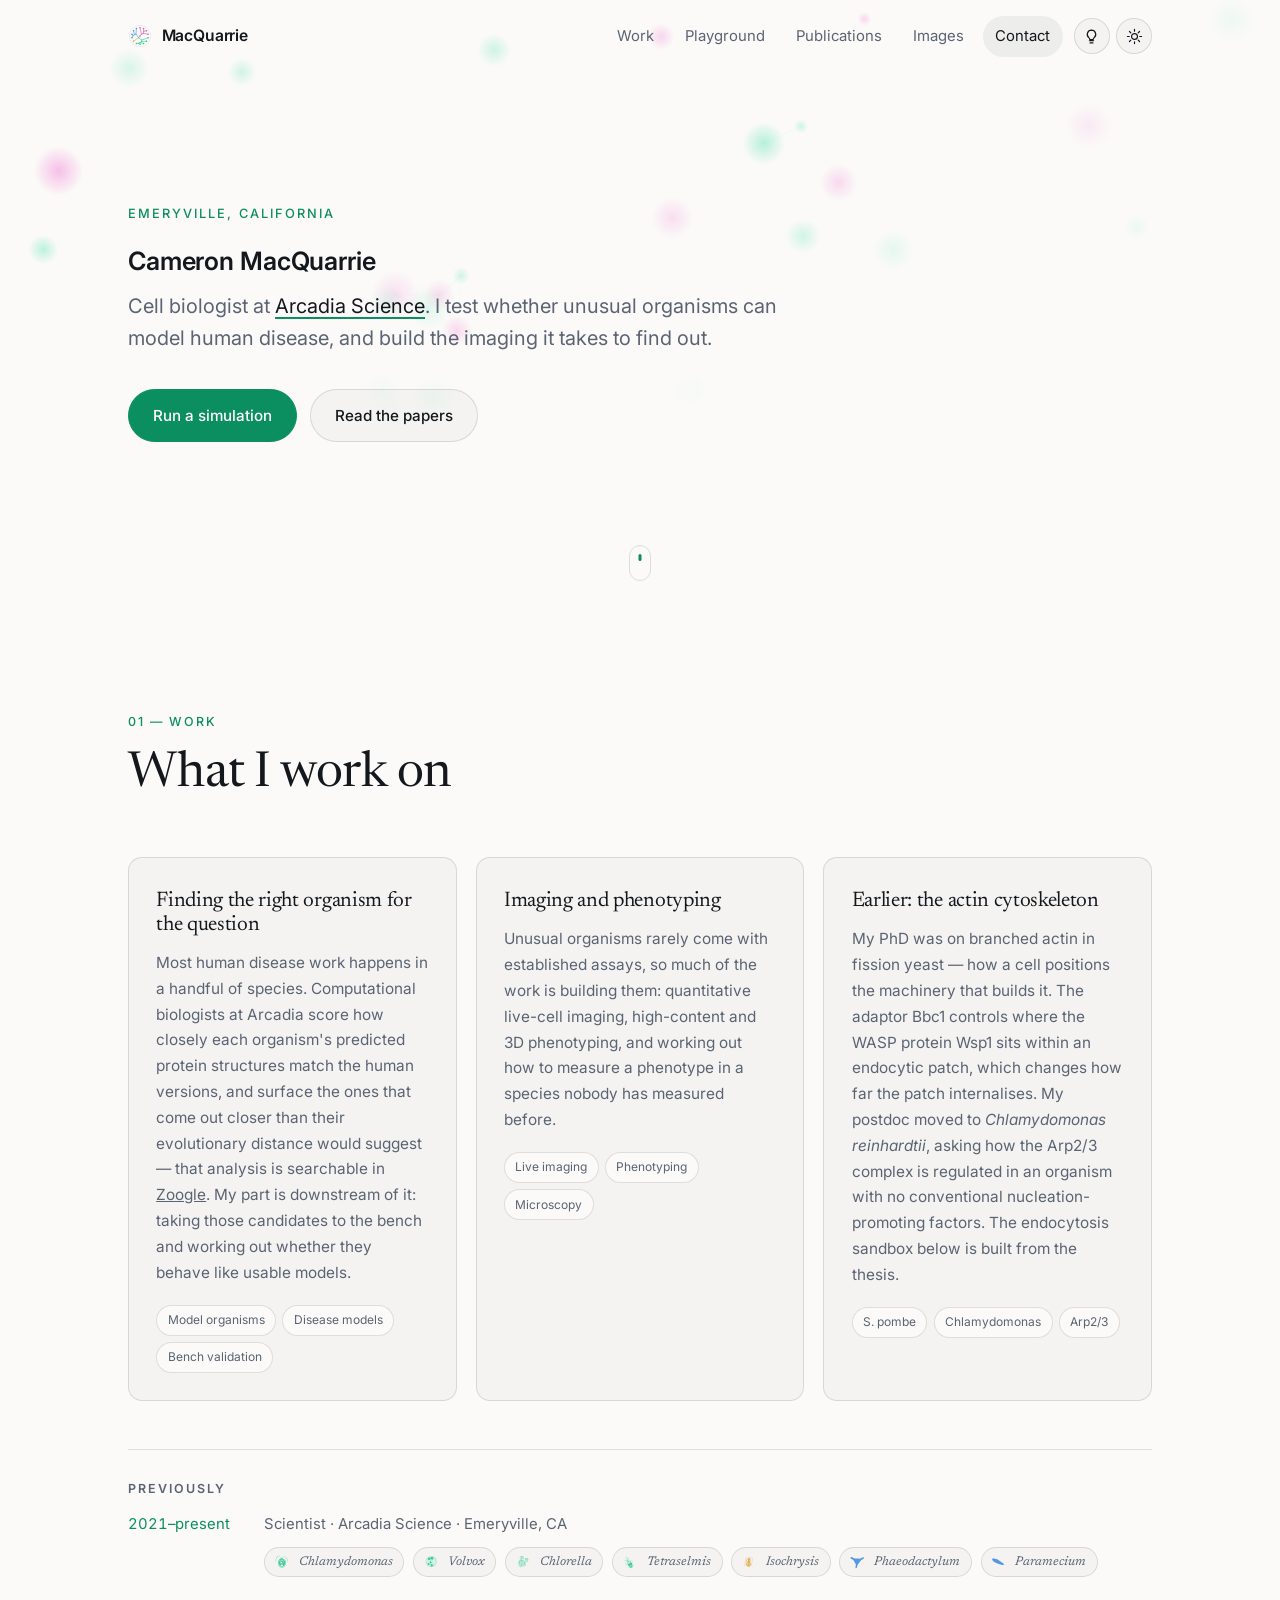
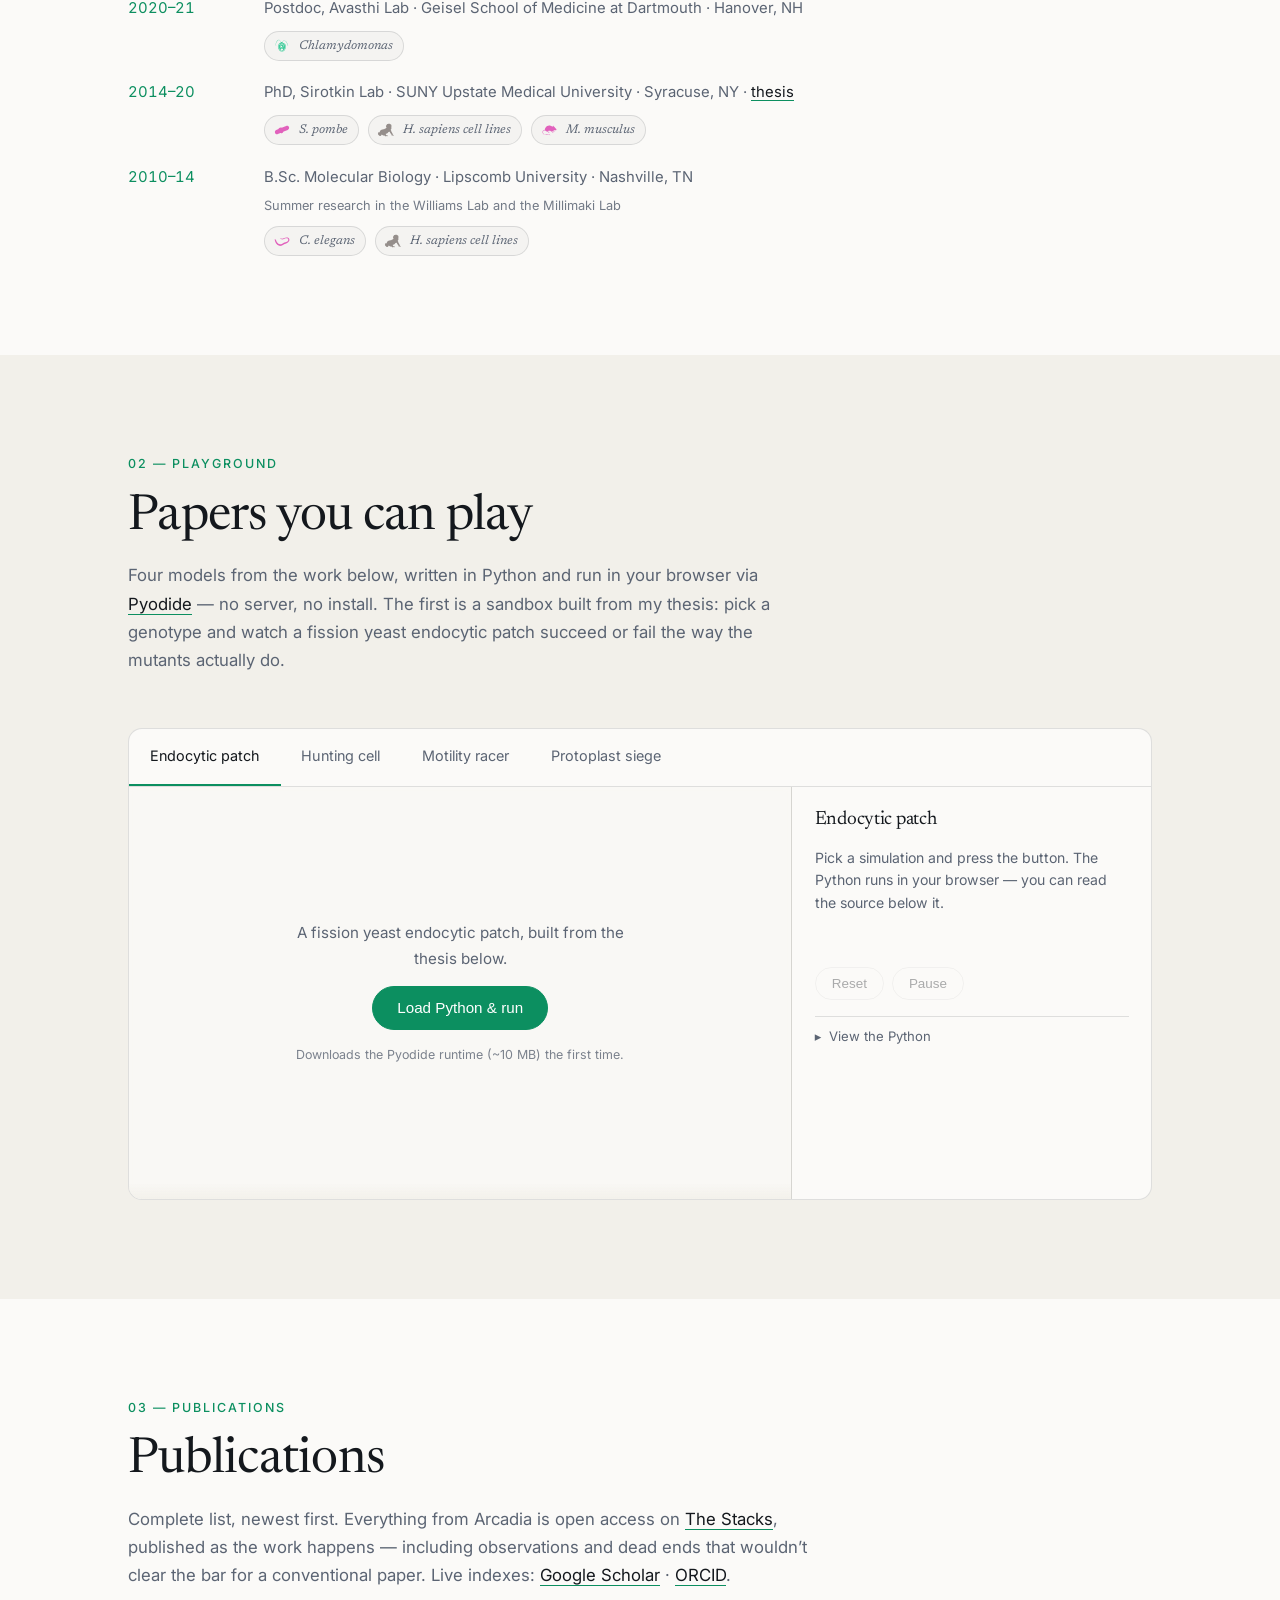
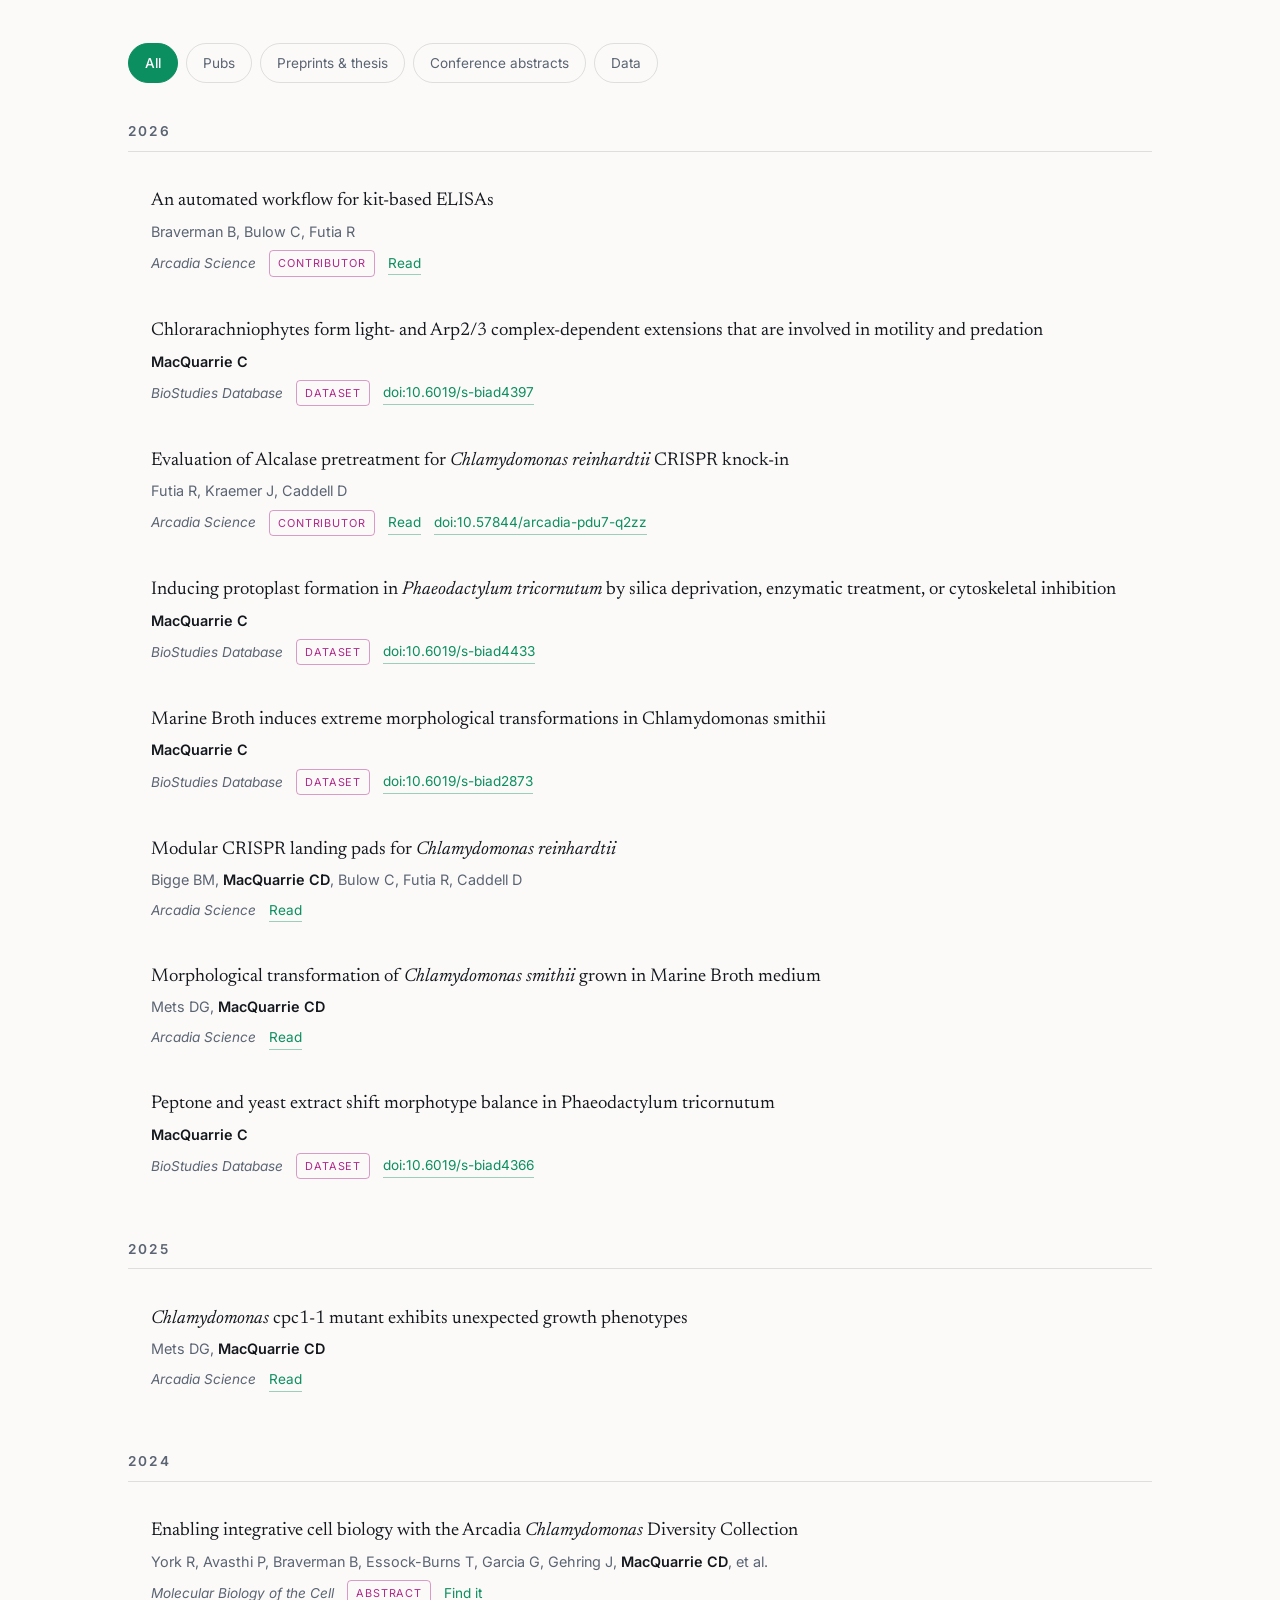
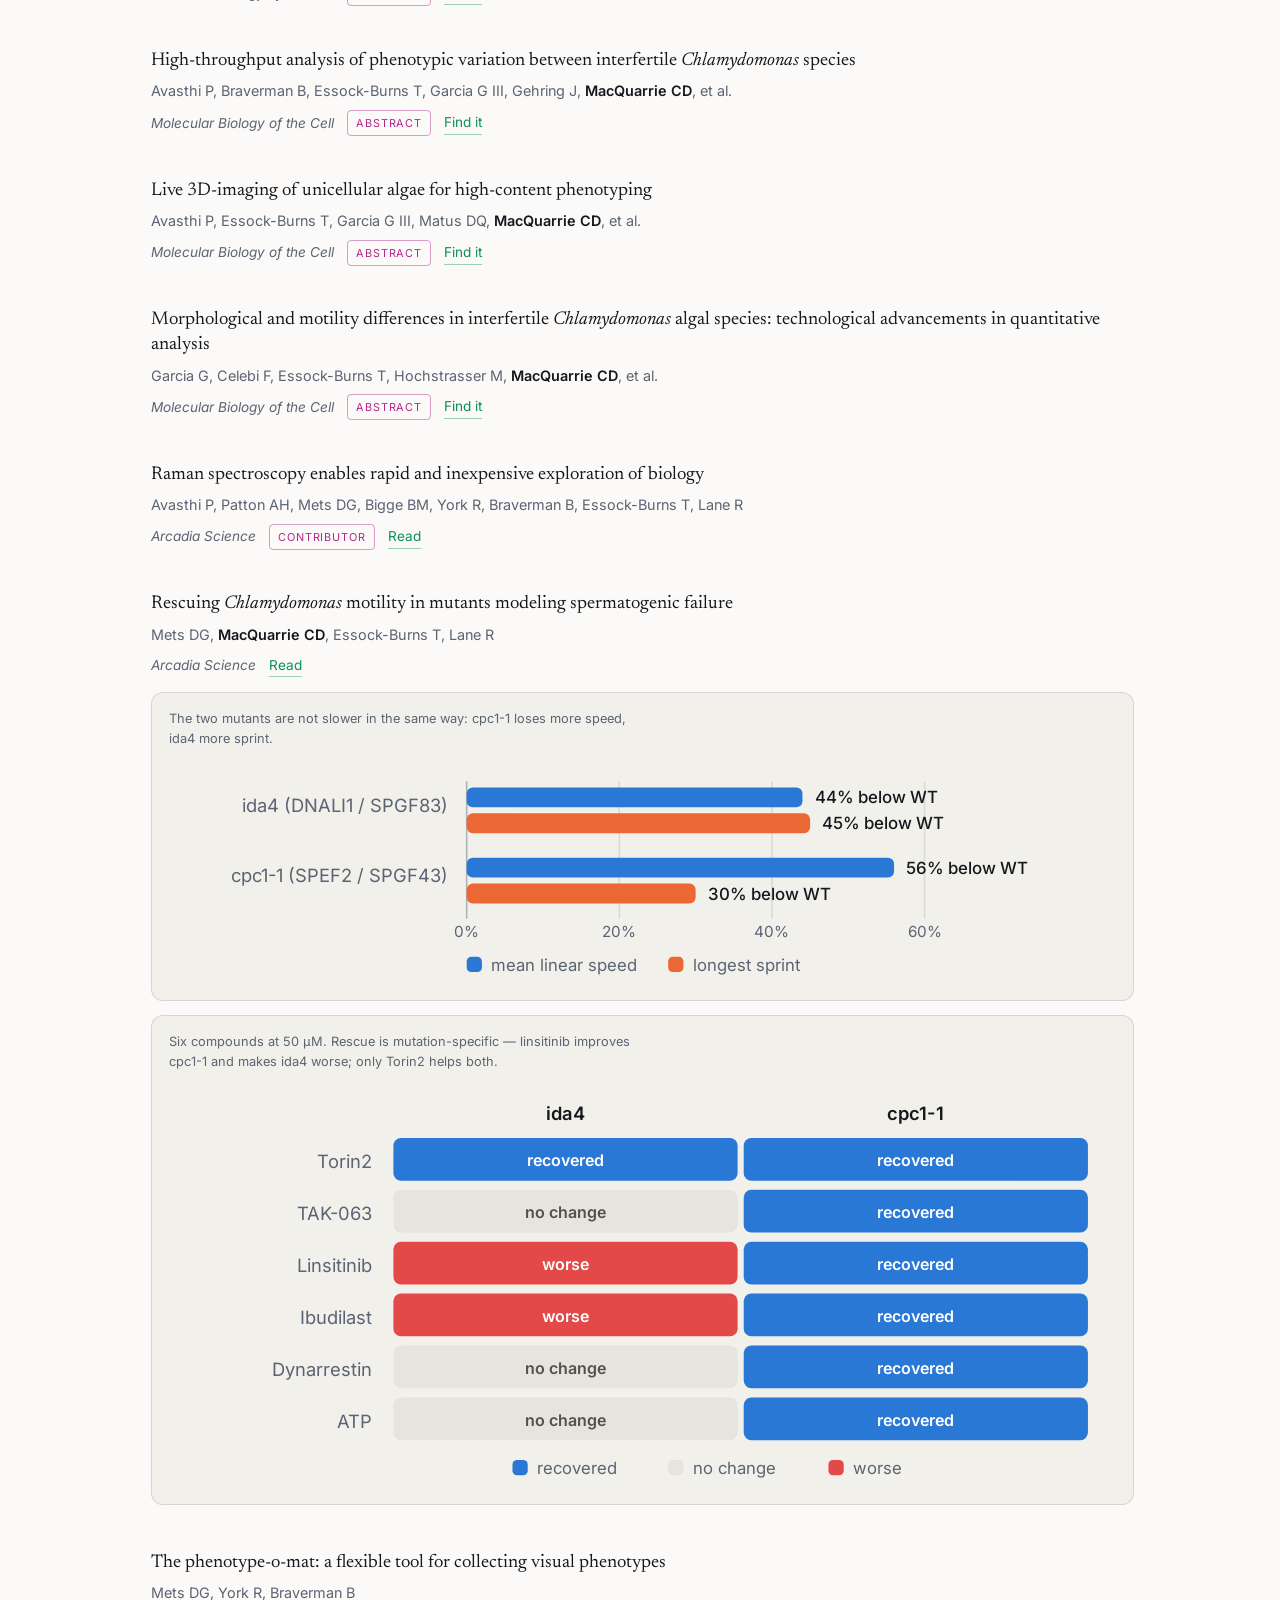
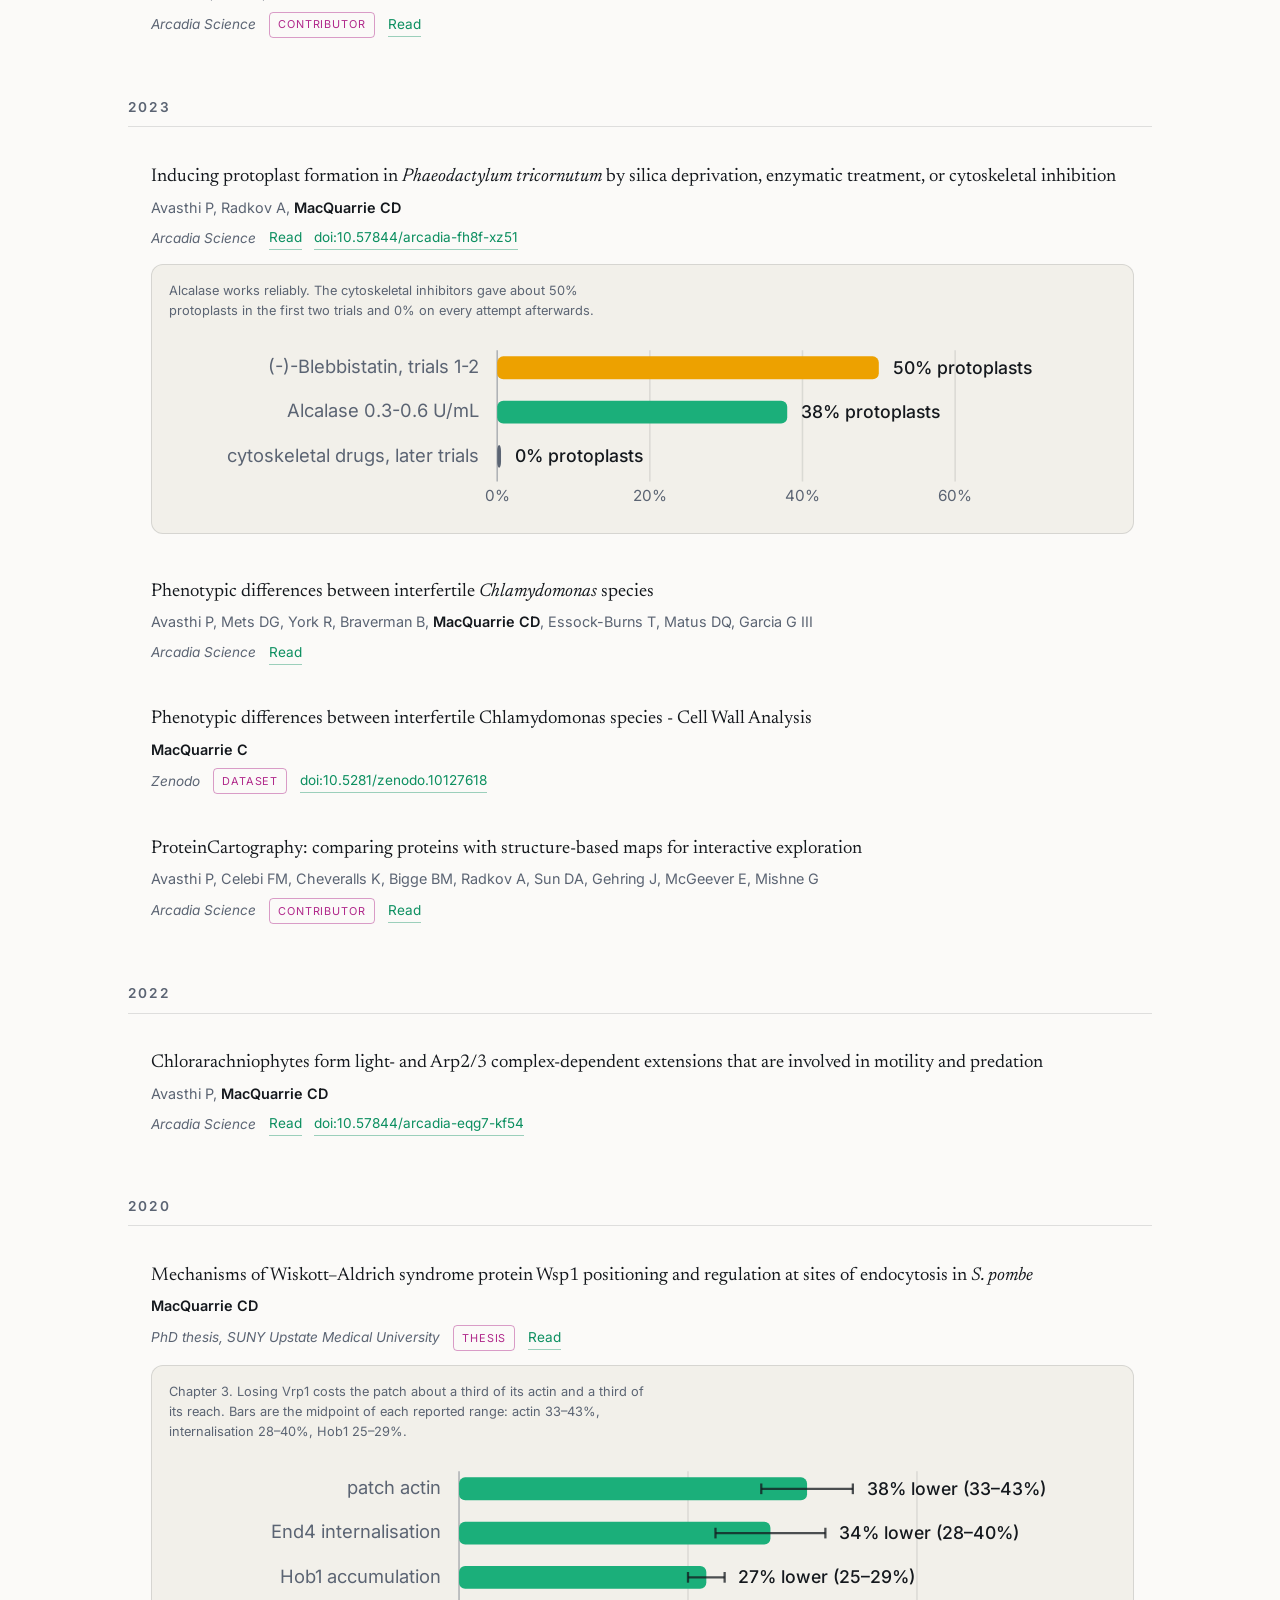
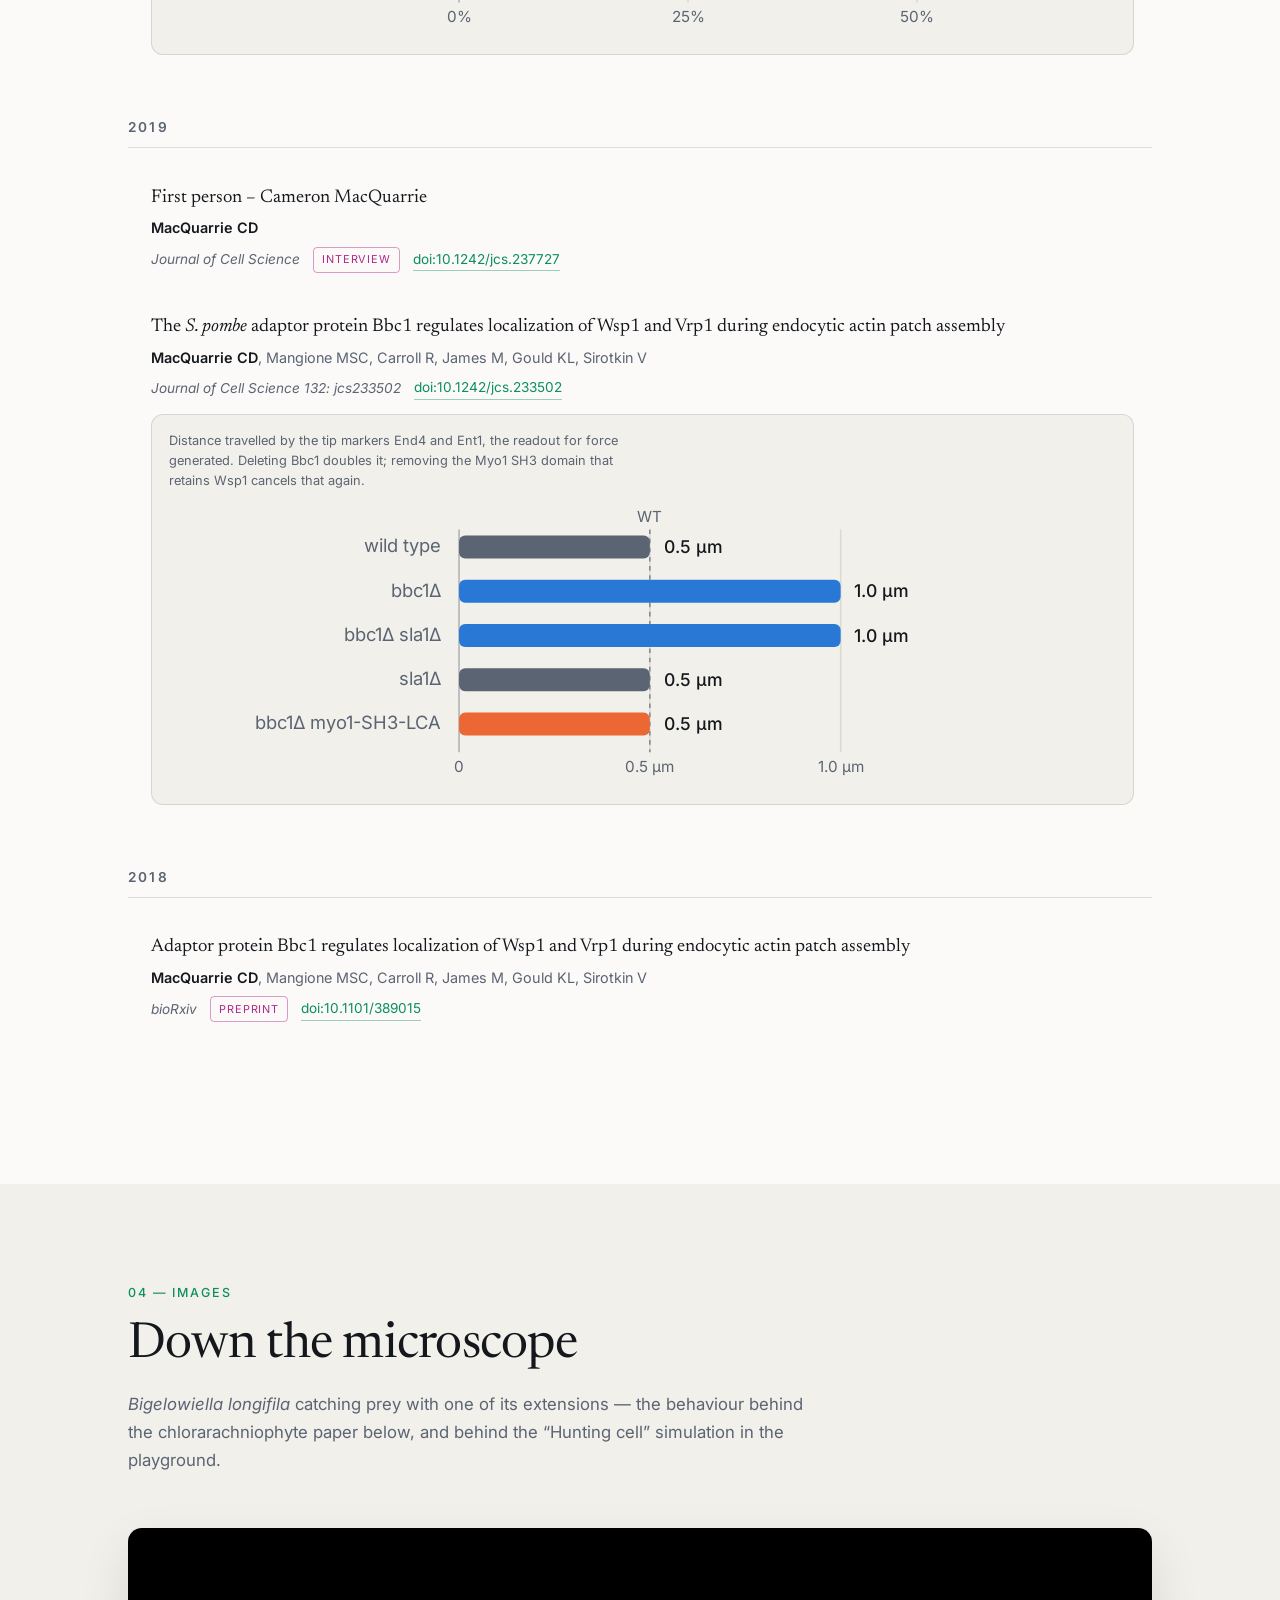
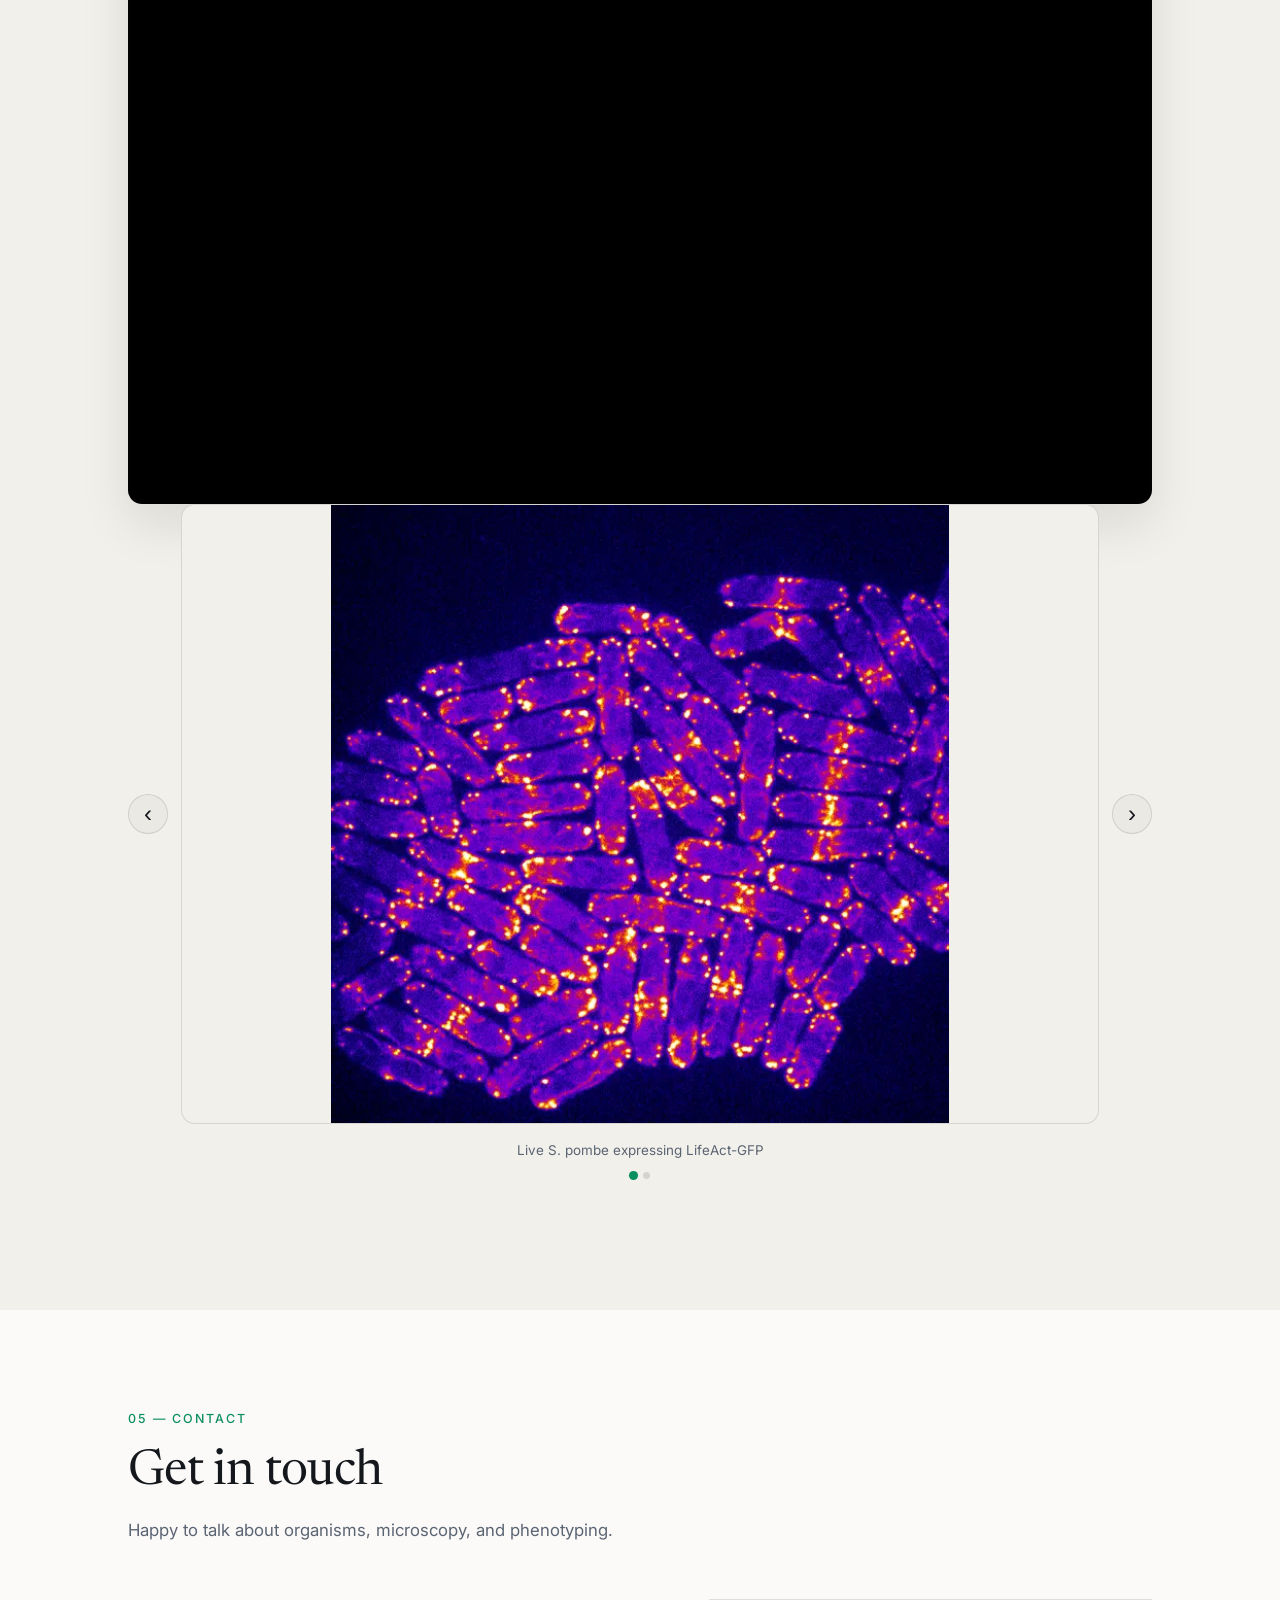
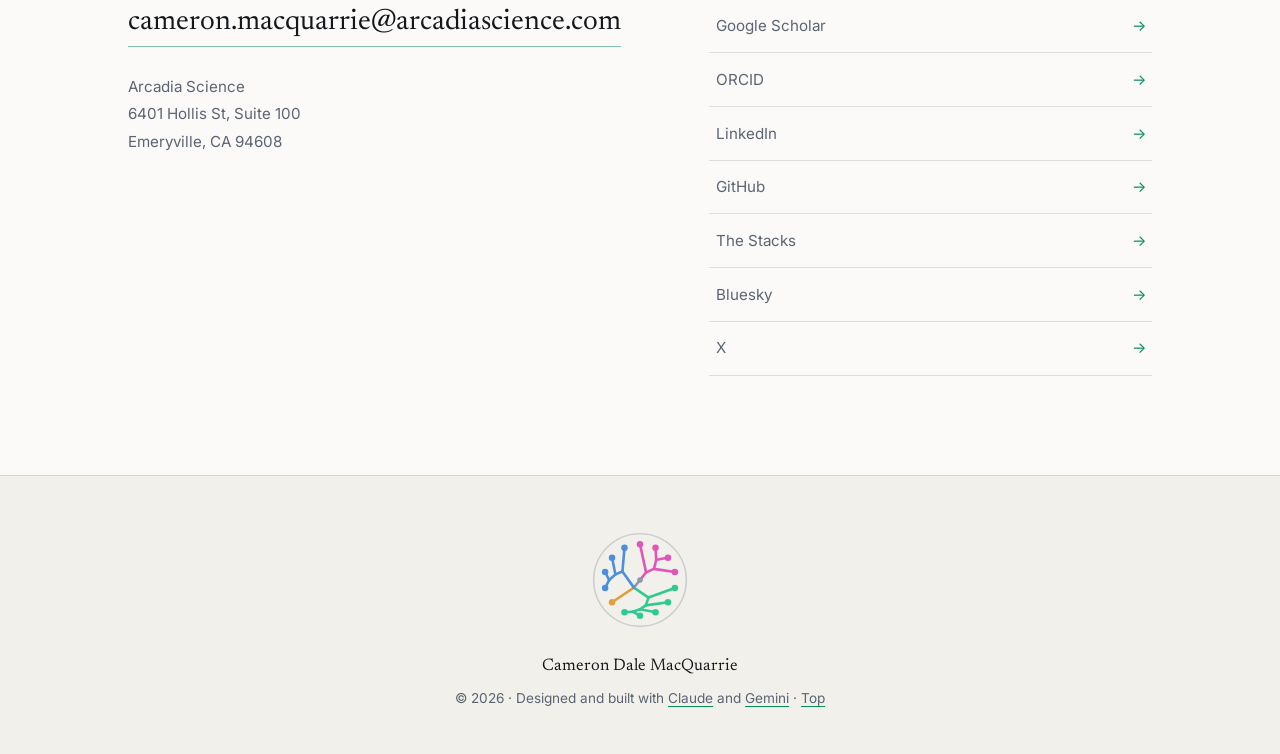
<file: index.html>
<!doctype html>
<html lang="en">
<head>
<meta charset="utf-8">
<meta name="viewport" content="width=device-width, initial-scale=1">
<title>Cameron MacQuarrie — Cell Biology</title>
<meta name="description" content="Cameron MacQuarrie, PhD, is a cell biologist at Arcadia Science. He tests whether unusual organisms can model human disease, and builds the imaging it takes to find out. Publications, microscopy, and runnable simulations.">
<meta name="author" content="Cameron Dale MacQuarrie">
<link rel="canonical" href="https://www.cdmacquarrie.com/">

<meta property="og:type" content="profile">
<meta property="og:title" content="Cameron MacQuarrie — Cell Biology">
<meta property="og:description" content="Testing whether unusual organisms can model human disease, and building the imaging it takes to find out. Papers, microscopy, and simulations you can run.">
<meta property="og:url" content="https://www.cdmacquarrie.com/">
<meta property="og:site_name" content="Cameron MacQuarrie">
<meta name="twitter:card" content="summary_large_image">
<!-- Optional: drop a 1200x630 image at images/og.jpg and uncomment.
<meta property="og:image" content="https://www.cdmacquarrie.com/images/og.jpg"> -->

<meta name="theme-color" content="#07090d" media="(prefers-color-scheme: dark)">
<meta name="theme-color" content="#fbfaf8" media="(prefers-color-scheme: light)">

<link rel="icon" type="image/svg+xml" href="images/logo.svg">

<link rel="preconnect" href="https://fonts.googleapis.com">
<link rel="preconnect" href="https://fonts.gstatic.com" crossorigin>
<link rel="stylesheet" href="https://fonts.googleapis.com/css2?family=Newsreader:ital,opsz,wght@0,6..72,400;0,6..72,500;1,6..72,400&family=Inter:wght@400;500;600&display=swap">
<link rel="stylesheet" href="css/style.css?v=2">
<link rel="stylesheet" href="css/playground.css">

<script>
  /* Set the theme before first paint so there is no flash. */
  (function () {
    try {
      var stored = localStorage.getItem("theme");
      var prefersLight = window.matchMedia("(prefers-color-scheme: light)").matches;
      document.documentElement.setAttribute("data-theme", stored || (prefersLight ? "light" : "dark"));
    } catch (e) {
      document.documentElement.setAttribute("data-theme", "dark");
    }
  })();
</script>

<script type="application/ld+json">
{
  "@context": "https://schema.org",
  "@type": "Person",
  "name": "Cameron Dale MacQuarrie",
  "honorificSuffix": "PhD",
  "jobTitle": "Scientist, Cell Biology",
  "url": "https://www.cdmacquarrie.com/",
  "worksFor": { "@type": "Organization", "name": "Arcadia Science", "url": "https://www.arcadiascience.com/" },
  "alumniOf": [
    { "@type": "CollegeOrUniversity", "name": "SUNY Upstate Medical University" },
    { "@type": "CollegeOrUniversity", "name": "Geisel School of Medicine at Dartmouth" }
  ],
  "knowsAbout": ["Cell biology", "Comparative cell biology", "Model organisms", "Disease modelling", "Live-cell imaging", "High-content phenotyping", "Microscopy", "Cytoskeleton"],
  "sameAs": [
    "https://orcid.org/0000-0001-9504-6375",
    "https://scholar.google.com/citations?user=lGgNSvAAAAAJ&hl=en",
    "https://www.linkedin.com/in/cameron-dale-macquarrie-bbb89258/",
    "https://www.researchgate.net/profile/Cameron_Macquarrie",
    "https://github.com/cdmacquarrie",
    "https://twitter.com/cdmacquarrie",
    "https://bsky.app/profile/cdmacquarrie.bsky.social",
    "https://thestacks.org/users/4227"
  ]
}
</script>
</head>
<body>
<a class="skip-link" href="#main">Skip to content</a>

<header class="site-header" id="siteHeader">
  <nav class="nav" aria-label="Primary">
    <a class="brand" href="#top">
      <img class="brand-mark" src="images/logo.svg" alt="" width="24" height="24">
      <span class="brand-text">MacQuarrie</span>
    </a>

    <button class="nav-toggle" id="navToggle" aria-expanded="false" aria-controls="navMenu">
      <span class="nav-toggle-bars" aria-hidden="true"><i></i><i></i></span>
      <span class="sr-only">Menu</span>
    </button>

    <ul class="nav-menu" id="navMenu">
      <li><a href="#work">Work</a></li>
      <li><a href="#playground">Playground</a></li>
      <li><a href="#publications">Publications</a></li>
      <li><a href="#gallery">Images</a></li>
      <li><a href="#contact">Contact</a></li>
      <li class="nav-theme">
        <button id="lightToggle" class="light-toggle" aria-label="Turn on phototaxis light" aria-pressed="false">
          <svg viewBox="0 0 24 24" aria-hidden="true"><path d="M9 18h6M10 21h4M12 3a6 6 0 0 0-3.8 10.6c.6.5 1.1 1.3 1.3 2.1l.2.8h4.6l.2-.8c.2-.8.7-1.6 1.3-2.1A6 6 0 0 0 12 3z"/></svg>
        </button>
        <button id="themeToggle" class="theme-toggle" aria-label="Switch to light theme">
          <svg class="icon-moon" viewBox="0 0 24 24" aria-hidden="true"><path d="M21 12.8A9 9 0 1 1 11.2 3a7 7 0 0 0 9.8 9.8z"/></svg>
          <svg class="icon-sun" viewBox="0 0 24 24" aria-hidden="true"><circle cx="12" cy="12" r="4.2"/><path d="M12 2v2.6M12 19.4V22M2 12h2.6M19.4 12H22M4.9 4.9l1.9 1.9M17.2 17.2l1.9 1.9M19.1 4.9l-1.9 1.9M6.8 17.2l-1.9 1.9"/></svg>
        </button>
      </li>
    </ul>
  </nav>
</header>

<main id="main">

<!-- ============ HERO ============ -->
<section class="hero" id="top">
  <canvas class="hero-canvas" id="heroCanvas" aria-hidden="true"></canvas>
  <div class="hero-veil" aria-hidden="true"></div>

  <div class="wrap hero-inner">
    <p class="eyebrow reveal">Emeryville, California</p>
    <h1 class="hero-title is-name reveal">Cameron MacQuarrie</h1>
    <p class="hero-lede is-lead reveal">
      Cell biologist at
      <a href="https://www.arcadiascience.com/" target="_blank" rel="noopener">Arcadia Science</a>.
      I test whether unusual organisms can model human disease, and build the
      imaging it takes to find out.
    </p>

    <div class="hero-actions reveal">
      <a class="btn btn-primary" href="#playground">Run a simulation</a>
      <a class="btn" href="#publications">Read the papers</a>
    </div>
  </div>

  <a class="scroll-cue" href="#work" aria-label="Scroll down"><span></span></a>
</section>

<!-- ============ WORK ============ -->
<section class="section" id="work">
  <div class="wrap">
    <header class="section-head reveal">
      <p class="section-kicker">01 &mdash; Work</p>
      <h2 class="section-title">What I work on</h2>
    </header>

    <div class="cards">
      <article class="card reveal">
        <h3>Finding the right organism for the question</h3>
        <p>
          Most human disease work happens in a handful of species. Computational biologists
          at Arcadia score how closely each organism's predicted protein structures match the
          human versions, and surface the ones that come out closer than their evolutionary
          distance would suggest &mdash; that analysis is searchable in
          <a href="https://zoogle.arcadiascience.com/about" target="_blank" rel="noopener">Zoogle</a>.
          My part is downstream of it: taking those candidates to the bench and working out
          whether they behave like usable models.
        </p>
        <ul class="tags"><li>Model organisms</li><li>Disease models</li><li>Bench validation</li></ul>
      </article>

      <article class="card reveal">
        <h3>Imaging and phenotyping</h3>
        <p>
          Unusual organisms rarely come with established assays, so much of the work is
          building them: quantitative live-cell imaging, high-content and 3D phenotyping, and
          working out how to measure a phenotype in a species nobody has measured before.
        </p>
        <ul class="tags"><li>Live imaging</li><li>Phenotyping</li><li>Microscopy</li></ul>
      </article>

      <article class="card reveal">
        <h3>Earlier: the actin cytoskeleton</h3>
        <p>
          My PhD was on branched actin in fission yeast &mdash; how a cell positions the
          machinery that builds it. The adaptor Bbc1 controls where the WASP protein Wsp1 sits
          within an endocytic patch, which changes how far the patch internalises. My postdoc
          moved to <em>Chlamydomonas reinhardtii</em>, asking how the Arp2/3 complex is
          regulated in an organism with no conventional nucleation-promoting factors. The
          endocytosis sandbox below is built from the thesis.
        </p>
        <ul class="tags"><li>S. pombe</li><li>Chlamydomonas</li><li>Arp2/3</li></ul>
      </article>
    </div>

    <div class="previously reveal">
      <h3 class="prev-title">Previously</h3>
      <ul class="prev-list">
        <li><span class="prev-when">2021&ndash;present</span> <span class="prev-what">Scientist &middot; Arcadia Science &middot; Emeryville, CA</span>
        
          <ul class="organisms"><li><img src="images/organisms/chlamydomonas.svg" alt="" width="30" height="30" loading="lazy"><span>Chlamydomonas</span></li><li><img src="images/organisms/volvox.svg" alt="" width="30" height="30" loading="lazy"><span>Volvox</span></li><li><img src="images/organisms/chlorella.svg" alt="" width="30" height="30" loading="lazy"><span>Chlorella</span></li><li><img src="images/organisms/tetraselmis.svg" alt="" width="30" height="30" loading="lazy"><span>Tetraselmis</span></li><li><img src="images/organisms/isochrysis.svg" alt="" width="30" height="30" loading="lazy"><span>Isochrysis</span></li><li><img src="images/organisms/phaeodactylum.svg" alt="" width="30" height="30" loading="lazy"><span>Phaeodactylum</span></li><li><img src="images/organisms/paramecium.svg" alt="" width="30" height="30" loading="lazy"><span>Paramecium</span></li></ul>
        </li>
        <li><span class="prev-when">2020&ndash;21</span> <span class="prev-what">Postdoc, Avasthi Lab &middot; Geisel School of Medicine at Dartmouth &middot; Hanover, NH</span>
        
          <ul class="organisms"><li><img src="images/organisms/chlamydomonas.svg" alt="" width="30" height="30" loading="lazy"><span>Chlamydomonas</span></li></ul>
        </li>
        <li><span class="prev-when">2014&ndash;20</span> <span class="prev-what">PhD, Sirotkin Lab &middot; SUNY Upstate Medical University &middot; Syracuse, NY &middot; <a href="https://soar.suny.edu/handle/20.500.12648/1464" target="_blank" rel="noopener">thesis</a></span>
        
          <ul class="organisms"><li><img src="images/organisms/pombe.svg" alt="" width="30" height="30" loading="lazy"><span>S. pombe</span></li><li><img src="images/organisms/human.svg" alt="" width="30" height="30" loading="lazy"><span>H. sapiens cell lines</span></li><li><img src="images/organisms/mouse.svg" alt="" width="30" height="30" loading="lazy"><span>M. musculus</span></li></ul>
        </li>
        <li><span class="prev-when">2010&ndash;14</span> <span class="prev-what">B.Sc. Molecular Biology &middot; Lipscomb University &middot; Nashville, TN</span>
          <span class="prev-note">Summer research in the Williams Lab and the Millimaki Lab</span>
        
          <ul class="organisms"><li><img src="images/organisms/celegans.svg" alt="" width="30" height="30" loading="lazy"><span>C. elegans</span></li><li><img src="images/organisms/human.svg" alt="" width="30" height="30" loading="lazy"><span>H. sapiens cell lines</span></li></ul>
        </li>
      </ul>
    </div>
  </div>
</section>

<!-- ============ PLAYGROUND ============ -->
<section class="section section-alt" id="playground">
  <div class="wrap">
    <header class="section-head reveal">
      <p class="section-kicker">02 &mdash; Playground</p>
      <h2 class="section-title">Papers you can play</h2>
      <p class="section-intro">
        Four models from the work below, written in Python and run in your browser via
        <a href="https://pyodide.org/" target="_blank" rel="noopener">Pyodide</a> &mdash; no server, no install.
        The first is a sandbox built from my thesis: pick a genotype and watch a fission yeast
        endocytic patch succeed or fail the way the mutants actually do.
      </p>
    </header>

    <div class="pg reveal">
      <div class="pg-tabs" role="tablist" aria-label="Choose a simulation">
        <button class="pg-tab is-active" role="tab" aria-selected="true" data-sim="patch" id="tab-patch" aria-controls="pg-stage">Endocytic patch</button>
        <button class="pg-tab" role="tab" aria-selected="false" data-sim="hunt" id="tab-hunt" aria-controls="pg-stage">Hunting cell</button>
        <button class="pg-tab" role="tab" aria-selected="false" data-sim="racer" id="tab-racer" aria-controls="pg-stage">Motility racer</button>
        <button class="pg-tab" role="tab" aria-selected="false" data-sim="protoplast" id="tab-protoplast" aria-controls="pg-stage">Protoplast siege</button>
      </div>

      <div class="pg-body" id="pg-stage" role="tabpanel" aria-labelledby="tab-patch">
        <div class="pg-stage">
          <canvas id="pgCanvas" width="900" height="560" aria-label="Simulation viewport"></canvas>
          <div class="pg-overlay" id="pgOverlay">
            <p class="pg-blurb" id="pgBlurb"></p>
            <button class="btn btn-primary" id="pgStart">Load Python &amp; run</button>
            <p class="pg-note">Downloads the Pyodide runtime (~10&nbsp;MB) the first time.</p>
          </div>
          <p class="pg-status" id="pgStatus" role="status"></p>
        </div>

        <aside class="pg-panel">
          <h3 class="pg-name" id="pgName">Endocytic patch</h3>
          <p class="pg-desc" id="pgDesc"></p>
          <div class="pg-controls" id="pgControls"></div>
          <div class="pg-readout" id="pgReadout"></div>
          <div class="pg-buttons">
            <button class="btn btn-sm" id="pgReset" disabled>Reset</button>
            <button class="btn btn-sm" id="pgPause" disabled>Pause</button>
          </div>
          <details class="pg-source">
            <summary>View the Python</summary>
            <pre><code id="pgCode">Load a simulation to see its source.</code></pre>
          </details>
          <p class="pg-cite" id="pgCite"></p>
        </aside>
      </div>
    </div>
  </div>
</section>

<!-- ============ PUBLICATIONS ============ -->
<section class="section" id="publications">
  <div class="wrap">
    <header class="section-head reveal">
      <p class="section-kicker">03 &mdash; Publications</p>
      <h2 class="section-title">Publications</h2>
      <p class="section-intro">
        Complete list, newest first. Everything from Arcadia is open access on
        <a href="https://thestacks.org/users/4227" target="_blank" rel="noopener">The Stacks</a>,
        published as the work happens &mdash; including observations and dead ends that
        wouldn&rsquo;t clear the bar for a conventional paper.
        Live indexes: <a href="https://scholar.google.com/citations?user=lGgNSvAAAAAJ&hl=en" target="_blank" rel="noopener">Google Scholar</a> &middot;
        <a href="https://orcid.org/0000-0001-9504-6375" target="_blank" rel="noopener">ORCID</a>.
      </p>
    </header>

    <div class="filters reveal" role="group" aria-label="Filter publications">
      <button class="chip is-active" data-filter="all" aria-pressed="true">All</button>
      <button class="chip" data-filter="journal,arcadia" aria-pressed="false">Pubs</button>
      <button class="chip" data-filter="preprint" aria-pressed="false">Preprints &amp; thesis</button>
      <button class="chip" data-filter="abstract" aria-pressed="false">Conference abstracts</button>
      <button class="chip" data-filter="dataset" aria-pressed="false">Data</button>
    </div>
    <p class="filter-status sr-only" id="filterStatus" role="status"></p>

    <!-- PUBS:START -->
    <div class="pub-year reveal" data-year="2026">
      <h3 class="year-label">2026</h3>
      <ol class="pub-list">
        <li class="pub" data-kind="arcadia">
          <p class="pub-title">An automated workflow for kit-based ELISAs</p>
          <p class="pub-authors">Braverman B, Bulow C, Futia R</p>
          <p class="pub-meta"><span class="venue">Arcadia Science</span>
            <span class="badge">Contributor</span>
            <a class="pub-link" href="https://thestacks.org/publications/resource-cayman-his-elisa-opentrons-workflow" target="_blank" rel="noopener">Read</a></p>
        </li>
        <li class="pub" data-kind="dataset">
          <p class="pub-title">Chlorarachniophytes form light- and Arp2/3 complex-dependent extensions that are involved in motility and predation</p>
          <p class="pub-authors"><b>MacQuarrie C</b></p>
          <p class="pub-meta"><span class="venue">BioStudies Database</span>
            <span class="badge">Dataset</span>
            <a class="pub-link" href="https://doi.org/10.6019/s-biad4397" target="_blank" rel="noopener">doi:10.6019/s-biad4397</a></p>
        </li>
        <li class="pub" data-kind="arcadia">
          <p class="pub-title">Evaluation of Alcalase pretreatment for <em>Chlamydomonas reinhardtii</em> CRISPR knock-in</p>
          <p class="pub-authors">Futia R, Kraemer J, Caddell D</p>
          <p class="pub-meta"><span class="venue">Arcadia Science</span>
            <span class="badge">Contributor</span>
            <a class="pub-link" href="https://thestacks.org/publications/informative-failure-alcalase-crispr-chlamydomonas" target="_blank" rel="noopener">Read</a>
            <a class="pub-link pub-doi" href="https://doi.org/10.57844/arcadia-pdu7-q2zz" target="_blank" rel="noopener">doi:10.57844/arcadia-pdu7-q2zz</a></p>
        </li>
        <li class="pub" data-kind="dataset">
          <p class="pub-title">Inducing protoplast formation in <em>Phaeodactylum tricornutum</em> by silica deprivation, enzymatic treatment, or cytoskeletal inhibition</p>
          <p class="pub-authors"><b>MacQuarrie C</b></p>
          <p class="pub-meta"><span class="venue">BioStudies Database</span>
            <span class="badge">Dataset</span>
            <a class="pub-link" href="https://doi.org/10.6019/s-biad4433" target="_blank" rel="noopener">doi:10.6019/s-biad4433</a></p>
        </li>
        <li class="pub" data-kind="dataset">
          <p class="pub-title">Marine Broth induces extreme morphological transformations in Chlamydomonas smithii</p>
          <p class="pub-authors"><b>MacQuarrie C</b></p>
          <p class="pub-meta"><span class="venue">BioStudies Database</span>
            <span class="badge">Dataset</span>
            <a class="pub-link" href="https://doi.org/10.6019/s-biad2873" target="_blank" rel="noopener">doi:10.6019/s-biad2873</a></p>
        </li>
        <li class="pub" data-kind="arcadia">
          <p class="pub-title">Modular CRISPR landing pads for <em>Chlamydomonas reinhardtii</em></p>
          <p class="pub-authors">Bigge BM, <b>MacQuarrie CD</b>, Bulow C, Futia R, Caddell D</p>
          <p class="pub-meta"><span class="venue">Arcadia Science</span>
            <a class="pub-link" href="https://thestacks.org/publications/idea-crispr-landing-pads-chlamy" target="_blank" rel="noopener">Read</a></p>
        </li>
        <li class="pub" data-kind="arcadia">
          <p class="pub-title">Morphological transformation of <em>Chlamydomonas smithii</em> grown in Marine Broth medium</p>
          <p class="pub-authors">Mets DG, <b>MacQuarrie CD</b></p>
          <p class="pub-meta"><span class="venue">Arcadia Science</span>
            <a class="pub-link" href="https://thestacks.org/publications/observation-marine-broth-chlamy" target="_blank" rel="noopener">Read</a></p>
        </li>
        <li class="pub" data-kind="dataset">
          <p class="pub-title">Peptone and yeast extract shift morphotype balance in Phaeodactylum tricornutum</p>
          <p class="pub-authors"><b>MacQuarrie C</b></p>
          <p class="pub-meta"><span class="venue">BioStudies Database</span>
            <span class="badge">Dataset</span>
            <a class="pub-link" href="https://doi.org/10.6019/s-biad4366" target="_blank" rel="noopener">doi:10.6019/s-biad4366</a></p>
        </li>
      </ol>
    </div>
    <div class="pub-year reveal" data-year="2025">
      <h3 class="year-label">2025</h3>
      <ol class="pub-list">
        <li class="pub" data-kind="arcadia">
          <p class="pub-title"><em>Chlamydomonas</em> cpc1-1 mutant exhibits unexpected growth phenotypes</p>
          <p class="pub-authors">Mets DG, <b>MacQuarrie CD</b></p>
          <p class="pub-meta"><span class="venue">Arcadia Science</span>
            <a class="pub-link" href="https://thestacks.org/publications/observation-chlamy-cpc1-growth" target="_blank" rel="noopener">Read</a></p>
        </li>
      </ol>
    </div>
    <div class="pub-year reveal" data-year="2024">
      <h3 class="year-label">2024</h3>
      <ol class="pub-list">
        <li class="pub" data-kind="abstract">
          <p class="pub-title">Enabling integrative cell biology with the Arcadia <em>Chlamydomonas</em> Diversity Collection</p>
          <p class="pub-authors">York R, Avasthi P, Braverman B, Essock-Burns T, Garcia G, Gehring J, <b>MacQuarrie CD</b>, et al.</p>
          <p class="pub-meta"><span class="venue">Molecular Biology of the Cell</span>
            <span class="badge">Abstract</span>
            <a class="pub-link pub-search" href="https://scholar.google.com/scholar?q=Enabling+integrative+cell+biology+with+the+Arcadia+Chlamydomonas+Diversity+Collection" target="_blank" rel="noopener">Find it</a></p>
        </li>
        <li class="pub" data-kind="abstract">
          <p class="pub-title">High-throughput analysis of phenotypic variation between interfertile <em>Chlamydomonas</em> species</p>
          <p class="pub-authors">Avasthi P, Braverman B, Essock-Burns T, Garcia G III, Gehring J, <b>MacQuarrie CD</b>, et al.</p>
          <p class="pub-meta"><span class="venue">Molecular Biology of the Cell</span>
            <span class="badge">Abstract</span>
            <a class="pub-link pub-search" href="https://scholar.google.com/scholar?q=High-throughput+analysis+of+phenotypic+variation+between+interfertile+Chlamydomonas+species" target="_blank" rel="noopener">Find it</a></p>
        </li>
        <li class="pub" data-kind="abstract">
          <p class="pub-title">Live 3D-imaging of unicellular algae for high-content phenotyping</p>
          <p class="pub-authors">Avasthi P, Essock-Burns T, Garcia G III, Matus DQ, <b>MacQuarrie CD</b>, et al.</p>
          <p class="pub-meta"><span class="venue">Molecular Biology of the Cell</span>
            <span class="badge">Abstract</span>
            <a class="pub-link pub-search" href="https://scholar.google.com/scholar?q=Live+3D-imaging+of+unicellular+algae+for+high-content+phenotyping" target="_blank" rel="noopener">Find it</a></p>
        </li>
        <li class="pub" data-kind="abstract">
          <p class="pub-title">Morphological and motility differences in interfertile <em>Chlamydomonas</em> algal species: technological advancements in quantitative analysis</p>
          <p class="pub-authors">Garcia G, Celebi F, Essock-Burns T, Hochstrasser M, <b>MacQuarrie CD</b>, et al.</p>
          <p class="pub-meta"><span class="venue">Molecular Biology of the Cell</span>
            <span class="badge">Abstract</span>
            <a class="pub-link pub-search" href="https://scholar.google.com/scholar?q=Morphological+and+motility+differences+in+interfertile+Chlamydomonas+algal+species%3A+technological+advancements+in+quantitative+analysis" target="_blank" rel="noopener">Find it</a></p>
        </li>
        <li class="pub" data-kind="arcadia">
          <p class="pub-title">Raman spectroscopy enables rapid and inexpensive exploration of biology</p>
          <p class="pub-authors">Avasthi P, Patton AH, Mets DG, Bigge BM, York R, Braverman B, Essock-Burns T, Lane R</p>
          <p class="pub-meta"><span class="venue">Arcadia Science</span>
            <span class="badge">Contributor</span>
            <a class="pub-link" href="https://thestacks.org/publications/result-easy-raman-spectroscopy" target="_blank" rel="noopener">Read</a></p>
        </li>
        <li class="pub" data-kind="arcadia">
          <p class="pub-title">Rescuing <em>Chlamydomonas</em> motility in mutants modeling spermatogenic failure</p>
          <p class="pub-authors">Mets DG, <b>MacQuarrie CD</b>, Essock-Burns T, Lane R</p>
          <p class="pub-meta"><span class="venue">Arcadia Science</span>
            <a class="pub-link" href="https://thestacks.org/publications/result-chlamy-spgf" target="_blank" rel="noopener">Read</a></p>
          <figure class="pub-fig">
            <figcaption>The two mutants are not slower in the same way: cpc1-1 loses more speed, ida4 more sprint.</figcaption>
            <svg xmlns="http://www.w3.org/2000/svg" viewBox="0 0 620 146" width="100%" font-family="Inter, 'Helvetica Neue', Helvetica, Arial, sans-serif" role="img" class="viz">
<line x1="195.0" y1="12.0" x2="195.0" y2="102.0" stroke="var(--viz-muted)" stroke-width="1" opacity="0.45"/>
<text x="195.0" y="114.0" fill="var(--viz-muted)" font-size="10" text-anchor="middle">0%</text>
<line x1="295.0" y1="12.0" x2="295.0" y2="102.0" stroke="var(--viz-grid)" stroke-width="1"/>
<text x="295.0" y="114.0" fill="var(--viz-muted)" font-size="10" text-anchor="middle">20%</text>
<line x1="395.0" y1="12.0" x2="395.0" y2="102.0" stroke="var(--viz-grid)" stroke-width="1"/>
<text x="395.0" y="114.0" fill="var(--viz-muted)" font-size="10" text-anchor="middle">40%</text>
<line x1="495.0" y1="12.0" x2="495.0" y2="102.0" stroke="var(--viz-grid)" stroke-width="1"/>
<text x="495.0" y="114.0" fill="var(--viz-muted)" font-size="10" text-anchor="middle">60%</text>
<text x="183" y="32.0" fill="var(--viz-muted)" font-size="12" text-anchor="end">ida4 (DNALI1 / SPGF83)</text>
<g><title>ida4 (DNALI1 / SPGF83) mean linear speed: 44% below WT</title><rect x="195.0" y="16.0" width="220.0" height="13" rx="4" fill="var(--viz-1)"/></g>
<text x="423.0" y="26.5" fill="var(--viz-ink)" font-size="11" font-weight="500">44% below WT</text>
<g><title>ida4 (DNALI1 / SPGF83) longest sprint: 45% below WT</title><rect x="195.0" y="33.0" width="225.0" height="13" rx="4" fill="var(--viz-2)"/></g>
<text x="428.0" y="43.5" fill="var(--viz-ink)" font-size="11" font-weight="500">45% below WT</text>
<text x="183" y="78.0" fill="var(--viz-muted)" font-size="12" text-anchor="end">cpc1-1 (SPEF2 / SPGF43)</text>
<g><title>cpc1-1 (SPEF2 / SPGF43) mean linear speed: 56% below WT</title><rect x="195.0" y="62.0" width="280.0" height="13" rx="4" fill="var(--viz-1)"/></g>
<text x="483.0" y="72.5" fill="var(--viz-ink)" font-size="11" font-weight="500">56% below WT</text>
<g><title>cpc1-1 (SPEF2 / SPGF43) longest sprint: 30% below WT</title><rect x="195.0" y="79.0" width="150.0" height="13" rx="4" fill="var(--viz-2)"/></g>
<text x="353.0" y="89.5" fill="var(--viz-ink)" font-size="11" font-weight="500">30% below WT</text>
<rect x="195" y="127" width="10" height="10" rx="3" fill="var(--viz-1)"/>
<text x="211" y="136" fill="var(--viz-muted)" font-size="11">mean linear speed</text>
<rect x="327" y="127" width="10" height="10" rx="3" fill="var(--viz-2)"/>
<text x="343" y="136" fill="var(--viz-muted)" font-size="11">longest sprint</text>
</svg>
          </figure>
          <figure class="pub-fig">
            <figcaption>Six compounds at 50 µM. Rescue is mutation-specific — linsitinib improves cpc1-1 and makes ida4 worse; only Torin2 helps both.</figcaption>
            <svg xmlns="http://www.w3.org/2000/svg" viewBox="0 0 620 264" width="100%" font-family="Inter, 'Helvetica Neue', Helvetica, Arial, sans-serif" role="img" class="viz">
<text x="259.8" y="22" fill="var(--viz-ink)" font-size="12" font-weight="600" text-anchor="middle">ida4</text>
<text x="489.2" y="22" fill="var(--viz-ink)" font-size="12" font-weight="600" text-anchor="middle">cpc1-1</text>
<text x="133" y="54.0" fill="var(--viz-muted)" font-size="12" text-anchor="end">Torin2</text>
<g><title>Torin2 on ida4: recovered</title><rect x="147.0" y="34.0" width="225.5" height="28" rx="5" fill="var(--viz-1)"/><text x="259.8" y="52.5" fill="#fff" font-size="10.5" font-weight="600" text-anchor="middle">recovered</text></g>
<g><title>Torin2 on cpc1-1: recovered</title><rect x="376.5" y="34.0" width="225.5" height="28" rx="5" fill="var(--viz-1)"/><text x="489.2" y="52.5" fill="#fff" font-size="10.5" font-weight="600" text-anchor="middle">recovered</text></g>
<text x="133" y="88.0" fill="var(--viz-muted)" font-size="12" text-anchor="end">TAK-063</text>
<g><title>TAK-063 on ida4: no change</title><rect x="147.0" y="68.0" width="225.5" height="28" rx="5" fill="var(--viz-mid)"/><text x="259.8" y="86.5" fill="var(--viz-on-mid)" font-size="10.5" font-weight="600" text-anchor="middle">no change</text></g>
<g><title>TAK-063 on cpc1-1: recovered</title><rect x="376.5" y="68.0" width="225.5" height="28" rx="5" fill="var(--viz-1)"/><text x="489.2" y="86.5" fill="#fff" font-size="10.5" font-weight="600" text-anchor="middle">recovered</text></g>
<text x="133" y="122.0" fill="var(--viz-muted)" font-size="12" text-anchor="end">Linsitinib</text>
<g><title>Linsitinib on ida4: worse</title><rect x="147.0" y="102.0" width="225.5" height="28" rx="5" fill="var(--viz-neg)"/><text x="259.8" y="120.5" fill="#fff" font-size="10.5" font-weight="600" text-anchor="middle">worse</text></g>
<g><title>Linsitinib on cpc1-1: recovered</title><rect x="376.5" y="102.0" width="225.5" height="28" rx="5" fill="var(--viz-1)"/><text x="489.2" y="120.5" fill="#fff" font-size="10.5" font-weight="600" text-anchor="middle">recovered</text></g>
<text x="133" y="156.0" fill="var(--viz-muted)" font-size="12" text-anchor="end">Ibudilast</text>
<g><title>Ibudilast on ida4: worse</title><rect x="147.0" y="136.0" width="225.5" height="28" rx="5" fill="var(--viz-neg)"/><text x="259.8" y="154.5" fill="#fff" font-size="10.5" font-weight="600" text-anchor="middle">worse</text></g>
<g><title>Ibudilast on cpc1-1: recovered</title><rect x="376.5" y="136.0" width="225.5" height="28" rx="5" fill="var(--viz-1)"/><text x="489.2" y="154.5" fill="#fff" font-size="10.5" font-weight="600" text-anchor="middle">recovered</text></g>
<text x="133" y="190.0" fill="var(--viz-muted)" font-size="12" text-anchor="end">Dynarrestin</text>
<g><title>Dynarrestin on ida4: no change</title><rect x="147.0" y="170.0" width="225.5" height="28" rx="5" fill="var(--viz-mid)"/><text x="259.8" y="188.5" fill="var(--viz-on-mid)" font-size="10.5" font-weight="600" text-anchor="middle">no change</text></g>
<g><title>Dynarrestin on cpc1-1: recovered</title><rect x="376.5" y="170.0" width="225.5" height="28" rx="5" fill="var(--viz-1)"/><text x="489.2" y="188.5" fill="#fff" font-size="10.5" font-weight="600" text-anchor="middle">recovered</text></g>
<text x="133" y="224.0" fill="var(--viz-muted)" font-size="12" text-anchor="end">ATP</text>
<g><title>ATP on ida4: no change</title><rect x="147.0" y="204.0" width="225.5" height="28" rx="5" fill="var(--viz-mid)"/><text x="259.8" y="222.5" fill="var(--viz-on-mid)" font-size="10.5" font-weight="600" text-anchor="middle">no change</text></g>
<g><title>ATP on cpc1-1: recovered</title><rect x="376.5" y="204.0" width="225.5" height="28" rx="5" fill="var(--viz-1)"/><text x="489.2" y="222.5" fill="#fff" font-size="10.5" font-weight="600" text-anchor="middle">recovered</text></g>
<rect x="225.0" y="245" width="10" height="10" rx="3" fill="var(--viz-1)"/>
<text x="241.0" y="254" fill="var(--viz-muted)" font-size="11">recovered</text>
<rect x="327.0" y="245" width="10" height="10" rx="3" fill="var(--viz-mid)"/>
<text x="343.0" y="254" fill="var(--viz-muted)" font-size="11">no change</text>
<rect x="432.0" y="245" width="10" height="10" rx="3" fill="var(--viz-neg)"/>
<text x="448.0" y="254" fill="var(--viz-muted)" font-size="11">worse</text>
</svg>
          </figure>
        </li>
        <li class="pub" data-kind="arcadia">
          <p class="pub-title">The phenotype-o-mat: a flexible tool for collecting visual phenotypes</p>
          <p class="pub-authors">Mets DG, York R, Braverman B</p>
          <p class="pub-meta"><span class="venue">Arcadia Science</span>
            <span class="badge">Contributor</span>
            <a class="pub-link" href="https://thestacks.org/publications/method-automated-phenotype-imaging" target="_blank" rel="noopener">Read</a></p>
        </li>
      </ol>
    </div>
    <div class="pub-year reveal" data-year="2023">
      <h3 class="year-label">2023</h3>
      <ol class="pub-list">
        <li class="pub" data-kind="arcadia">
          <p class="pub-title">Inducing protoplast formation in <em>Phaeodactylum tricornutum</em> by silica deprivation, enzymatic treatment, or cytoskeletal inhibition</p>
          <p class="pub-authors">Avasthi P, Radkov A, <b>MacQuarrie CD</b></p>
          <p class="pub-meta"><span class="venue">Arcadia Science</span>
            <a class="pub-link" href="https://thestacks.org/publications/result-phaeodactylum-morphology-cytoskeleton" target="_blank" rel="noopener">Read</a>
            <a class="pub-link pub-doi" href="https://doi.org/10.57844/arcadia-fh8f-xz51" target="_blank" rel="noopener">doi:10.57844/arcadia-fh8f-xz51</a></p>
          <figure class="pub-fig">
            <figcaption>Alcalase works reliably. The cytoskeletal inhibitors gave about 50% protoplasts in the first two trials and 0% on every attempt afterwards.</figcaption>
            <svg xmlns="http://www.w3.org/2000/svg" viewBox="0 0 620 120" width="100%" font-family="Inter, 'Helvetica Neue', Helvetica, Arial, sans-serif" role="img" class="viz">
<line x1="215.0" y1="10.0" x2="215.0" y2="96.0" stroke="var(--viz-muted)" stroke-width="1" opacity="0.45"/>
<text x="215.0" y="109.0" fill="var(--viz-muted)" font-size="10" text-anchor="middle">0%</text>
<line x1="315.0" y1="10.0" x2="315.0" y2="96.0" stroke="var(--viz-grid)" stroke-width="1"/>
<text x="315.0" y="109.0" fill="var(--viz-muted)" font-size="10" text-anchor="middle">20%</text>
<line x1="415.0" y1="10.0" x2="415.0" y2="96.0" stroke="var(--viz-grid)" stroke-width="1"/>
<text x="415.0" y="109.0" fill="var(--viz-muted)" font-size="10" text-anchor="middle">40%</text>
<line x1="515.0" y1="10.0" x2="515.0" y2="96.0" stroke="var(--viz-grid)" stroke-width="1"/>
<text x="515.0" y="109.0" fill="var(--viz-muted)" font-size="10" text-anchor="middle">60%</text>
<text x="203" y="25.0" fill="var(--viz-muted)" font-size="12" text-anchor="end">(-)-Blebbistatin, trials 1-2</text>
<g><title>~50% protoplast formation</title><rect x="215.0" y="14.0" width="250.0" height="15" rx="4" fill="var(--viz-4)"/></g>
<text x="474.0" y="25.5" fill="var(--viz-ink)" font-size="11.5" font-weight="500">50% protoplasts</text>
<text x="203" y="54.0" fill="var(--viz-muted)" font-size="12" text-anchor="end">Alcalase 0.3-0.6 U/mL</text>
<g><title>33-43% of cells formed protoplasts</title><rect x="215.0" y="43.0" width="190.0" height="15" rx="4" fill="var(--viz-3)"/></g>
<text x="414.0" y="54.5" fill="var(--viz-ink)" font-size="11.5" font-weight="500">38% protoplasts</text>
<text x="203" y="83.0" fill="var(--viz-muted)" font-size="12" text-anchor="end">cytoskeletal drugs, later trials</text>
<g><title>0% on every replication attempt</title><rect x="215.0" y="72.0" width="2.5" height="15" rx="4" fill="var(--viz-muted)"/></g>
<text x="226.5" y="83.5" fill="var(--viz-ink)" font-size="11.5" font-weight="500">0% protoplasts</text>
</svg>
          </figure>
        </li>
        <li class="pub" data-kind="arcadia">
          <p class="pub-title">Phenotypic differences between interfertile <em>Chlamydomonas</em> species</p>
          <p class="pub-authors">Avasthi P, Mets DG, York R, Braverman B, <b>MacQuarrie CD</b>, Essock-Burns T, Matus DQ, Garcia G III</p>
          <p class="pub-meta"><span class="venue">Arcadia Science</span>
            <a class="pub-link" href="https://thestacks.org/publications/result-chlamydomonas-phenotypes" target="_blank" rel="noopener">Read</a></p>
        </li>
        <li class="pub" data-kind="dataset">
          <p class="pub-title">Phenotypic differences between interfertile Chlamydomonas species - Cell Wall Analysis</p>
          <p class="pub-authors"><b>MacQuarrie C</b></p>
          <p class="pub-meta"><span class="venue">Zenodo</span>
            <span class="badge">Dataset</span>
            <a class="pub-link" href="https://doi.org/10.5281/zenodo.10127618" target="_blank" rel="noopener">doi:10.5281/zenodo.10127618</a></p>
        </li>
        <li class="pub" data-kind="arcadia">
          <p class="pub-title">ProteinCartography: comparing proteins with structure-based maps for interactive exploration</p>
          <p class="pub-authors">Avasthi P, Celebi FM, Cheveralls K, Bigge BM, Radkov A, Sun DA, Gehring J, McGeever E, Mishne G</p>
          <p class="pub-meta"><span class="venue">Arcadia Science</span>
            <span class="badge">Contributor</span>
            <a class="pub-link" href="https://thestacks.org/publications/resource-protein-cartography" target="_blank" rel="noopener">Read</a></p>
        </li>
      </ol>
    </div>
    <div class="pub-year reveal" data-year="2022">
      <h3 class="year-label">2022</h3>
      <ol class="pub-list">
        <li class="pub" data-kind="arcadia">
          <p class="pub-title">Chlorarachniophytes form light- and Arp2/3 complex-dependent extensions that are involved in motility and predation</p>
          <p class="pub-authors">Avasthi P, <b>MacQuarrie CD</b></p>
          <p class="pub-meta"><span class="venue">Arcadia Science</span>
            <a class="pub-link" href="https://thestacks.org/publications/result-chlorarachniophyte-extensions" target="_blank" rel="noopener">Read</a>
            <a class="pub-link pub-doi" href="https://doi.org/10.57844/arcadia-eqg7-kf54" target="_blank" rel="noopener">doi:10.57844/arcadia-eqg7-kf54</a></p>
        </li>
      </ol>
    </div>
    <div class="pub-year reveal" data-year="2020">
      <h3 class="year-label">2020</h3>
      <ol class="pub-list">
        <li class="pub" data-kind="preprint">
          <p class="pub-title">Mechanisms of Wiskott&ndash;Aldrich syndrome protein Wsp1 positioning and regulation at sites of endocytosis in <em>S. pombe</em></p>
          <p class="pub-authors"><b>MacQuarrie CD</b></p>
          <p class="pub-meta"><span class="venue">PhD thesis, SUNY Upstate Medical University</span>
            <span class="badge">Thesis</span>
            <a class="pub-link" href="https://soar.suny.edu/handle/20.500.12648/1464" target="_blank" rel="noopener">Read</a></p>
          <figure class="pub-fig">
            <figcaption>Chapter 3. Losing Vrp1 costs the patch about a third of its actin and a third of its reach. Bars are the midpoint of each reported range: actin 33–43%, internalisation 28–40%, Hob1 25–29%.</figcaption>
            <svg xmlns="http://www.w3.org/2000/svg" viewBox="0 0 620 120" width="100%" font-family="Inter, 'Helvetica Neue', Helvetica, Arial, sans-serif" role="img" class="viz">
<line x1="190.0" y1="10.0" x2="190.0" y2="96.0" stroke="var(--viz-muted)" stroke-width="1" opacity="0.45"/>
<text x="190.0" y="109.0" fill="var(--viz-muted)" font-size="10" text-anchor="middle">0%</text>
<line x1="340.0" y1="10.0" x2="340.0" y2="96.0" stroke="var(--viz-grid)" stroke-width="1"/>
<text x="340.0" y="109.0" fill="var(--viz-muted)" font-size="10" text-anchor="middle">25%</text>
<line x1="490.0" y1="10.0" x2="490.0" y2="96.0" stroke="var(--viz-grid)" stroke-width="1"/>
<text x="490.0" y="109.0" fill="var(--viz-muted)" font-size="10" text-anchor="middle">50%</text>
<text x="178" y="25.0" fill="var(--viz-muted)" font-size="12" text-anchor="end">patch actin</text>
<g><title>Reduced 33-43%</title><rect x="190.0" y="14.0" width="228.0" height="15" rx="4" fill="var(--viz-3)"/><line x1="388.0" y1="21.5" x2="448.0" y2="21.5" stroke="var(--viz-ink)" stroke-width="1.5" opacity="0.75"/><line x1="388.0" y1="18.0" x2="388.0" y2="25.0" stroke="var(--viz-ink)" stroke-width="1.5" opacity="0.75"/><line x1="448.0" y1="18.0" x2="448.0" y2="25.0" stroke="var(--viz-ink)" stroke-width="1.5" opacity="0.75"/></g>
<text x="457.0" y="25.5" fill="var(--viz-ink)" font-size="11.5" font-weight="500">38% lower (33–43%)</text>
<text x="178" y="54.0" fill="var(--viz-muted)" font-size="12" text-anchor="end">End4 internalisation</text>
<g><title>Reduced 28-40%</title><rect x="190.0" y="43.0" width="204.0" height="15" rx="4" fill="var(--viz-3)"/><line x1="358.0" y1="50.5" x2="430.0" y2="50.5" stroke="var(--viz-ink)" stroke-width="1.5" opacity="0.75"/><line x1="358.0" y1="47.0" x2="358.0" y2="54.0" stroke="var(--viz-ink)" stroke-width="1.5" opacity="0.75"/><line x1="430.0" y1="47.0" x2="430.0" y2="54.0" stroke="var(--viz-ink)" stroke-width="1.5" opacity="0.75"/></g>
<text x="439.0" y="54.5" fill="var(--viz-ink)" font-size="11.5" font-weight="500">34% lower (28–40%)</text>
<text x="178" y="83.0" fill="var(--viz-muted)" font-size="12" text-anchor="end">Hob1 accumulation</text>
<g><title>Reduced 25-29%</title><rect x="190.0" y="72.0" width="162.0" height="15" rx="4" fill="var(--viz-3)"/><line x1="340.0" y1="79.5" x2="364.0" y2="79.5" stroke="var(--viz-ink)" stroke-width="1.5" opacity="0.75"/><line x1="340.0" y1="76.0" x2="340.0" y2="83.0" stroke="var(--viz-ink)" stroke-width="1.5" opacity="0.75"/><line x1="364.0" y1="76.0" x2="364.0" y2="83.0" stroke="var(--viz-ink)" stroke-width="1.5" opacity="0.75"/></g>
<text x="373.0" y="83.5" fill="var(--viz-ink)" font-size="11.5" font-weight="500">27% lower (25–29%)</text>
</svg>
          </figure>
        </li>
      </ol>
    </div>
    <div class="pub-year reveal" data-year="2019">
      <h3 class="year-label">2019</h3>
      <ol class="pub-list">
        <li class="pub" data-kind="journal">
          <p class="pub-title">First person &ndash; Cameron MacQuarrie</p>
          <p class="pub-authors"><b>MacQuarrie CD</b></p>
          <p class="pub-meta"><span class="venue">Journal of Cell Science</span>
            <span class="badge">Interview</span>
            <a class="pub-link" href="https://doi.org/10.1242/jcs.237727" target="_blank" rel="noopener">doi:10.1242/jcs.237727</a></p>
        </li>
        <li class="pub" data-kind="journal">
          <p class="pub-title">The <em>S. pombe</em> adaptor protein Bbc1 regulates localization of Wsp1 and Vrp1 during endocytic actin patch assembly</p>
          <p class="pub-authors"><b>MacQuarrie CD</b>, Mangione MSC, Carroll R, James M, Gould KL, Sirotkin V</p>
          <p class="pub-meta"><span class="venue">Journal of Cell Science 132: jcs233502</span>
            <a class="pub-link" href="https://doi.org/10.1242/jcs.233502" target="_blank" rel="noopener">doi:10.1242/jcs.233502</a></p>
          <figure class="pub-fig">
            <figcaption>Distance travelled by the tip markers End4 and Ent1, the readout for force generated. Deleting Bbc1 doubles it; removing the Myo1 SH3 domain that retains Wsp1 cancels that again.</figcaption>
            <svg xmlns="http://www.w3.org/2000/svg" viewBox="0 0 620 186" width="100%" font-family="Inter, 'Helvetica Neue', Helvetica, Arial, sans-serif" role="img" class="viz">
<line x1="190.0" y1="16.0" x2="190.0" y2="162.0" stroke="var(--viz-muted)" stroke-width="1" opacity="0.45"/>
<text x="190.0" y="175.0" fill="var(--viz-muted)" font-size="10" text-anchor="middle">0</text>
<line x1="315.0" y1="16.0" x2="315.0" y2="162.0" stroke="var(--viz-grid)" stroke-width="1"/>
<text x="315.0" y="175.0" fill="var(--viz-muted)" font-size="10" text-anchor="middle">0.5 µm</text>
<line x1="440.0" y1="16.0" x2="440.0" y2="162.0" stroke="var(--viz-grid)" stroke-width="1"/>
<text x="440.0" y="175.0" fill="var(--viz-muted)" font-size="10" text-anchor="middle">1.0 µm</text>
<line x1="315.0" y1="16" x2="315.0" y2="162" stroke="var(--viz-muted)" stroke-width="1" stroke-dasharray="3 3" opacity="0.7"/>
<text x="315.0" y="11" fill="var(--viz-muted)" font-size="10" text-anchor="middle">WT</text>
<text x="178" y="31.0" fill="var(--viz-muted)" font-size="12" text-anchor="end">wild type</text>
<g><title>Reference: 0.5 um</title><rect x="190.0" y="20.0" width="125.0" height="15" rx="4" fill="var(--viz-muted)"/></g>
<text x="324.0" y="31.5" fill="var(--viz-ink)" font-size="11.5" font-weight="500">0.5 µm</text>
<text x="178" y="60.0" fill="var(--viz-muted)" font-size="12" text-anchor="end">bbc1Δ</text>
<g><title>Twice wild type</title><rect x="190.0" y="49.0" width="250.0" height="15" rx="4" fill="var(--viz-1)"/></g>
<text x="449.0" y="60.5" fill="var(--viz-ink)" font-size="11.5" font-weight="500">1.0 µm</text>
<text x="178" y="89.0" fill="var(--viz-muted)" font-size="12" text-anchor="end">bbc1Δ sla1Δ</text>
<g><title>Still twice</title><rect x="190.0" y="78.0" width="250.0" height="15" rx="4" fill="var(--viz-1)"/></g>
<text x="449.0" y="89.5" fill="var(--viz-ink)" font-size="11.5" font-weight="500">1.0 µm</text>
<text x="178" y="118.0" fill="var(--viz-muted)" font-size="12" text-anchor="end">sla1Δ</text>
<g><title>Unchanged - Sla1 terminates, it does not position</title><rect x="190.0" y="107.0" width="125.0" height="15" rx="4" fill="var(--viz-muted)"/></g>
<text x="324.0" y="118.5" fill="var(--viz-ink)" font-size="11.5" font-weight="500">0.5 µm</text>
<text x="178" y="147.0" fill="var(--viz-muted)" font-size="12" text-anchor="end">bbc1Δ myo1-SH3-LCA</text>
<g><title>Rescue: removing Wsp1 retention cancels bbc1Δ</title><rect x="190.0" y="136.0" width="125.0" height="15" rx="4" fill="var(--viz-2)"/></g>
<text x="324.0" y="147.5" fill="var(--viz-ink)" font-size="11.5" font-weight="500">0.5 µm</text>
</svg>
          </figure>
        </li>
      </ol>
    </div>
    <div class="pub-year reveal" data-year="2018">
      <h3 class="year-label">2018</h3>
      <ol class="pub-list">
        <li class="pub" data-kind="preprint">
          <p class="pub-title">Adaptor protein Bbc1 regulates localization of Wsp1 and Vrp1 during endocytic actin patch assembly</p>
          <p class="pub-authors"><b>MacQuarrie CD</b>, Mangione MSC, Carroll R, James M, Gould KL, Sirotkin V</p>
          <p class="pub-meta"><span class="venue">bioRxiv</span>
            <span class="badge">Preprint</span>
            <a class="pub-link" href="https://doi.org/10.1101/389015" target="_blank" rel="noopener">doi:10.1101/389015</a></p>
        </li>
      </ol>
    </div>
    <!-- PUBS:END -->

    <p class="pub-empty" id="pubEmpty" hidden>No publications in that category.</p>
  </div>
</section>

<!-- ============ IMAGES ============ -->
<section class="section section-alt" id="gallery">
  <div class="wrap">
    <header class="section-head reveal">
      <p class="section-kicker">04 &mdash; Images</p>
      <h2 class="section-title">Down the microscope</h2>
      <p class="section-intro">
        <em>Bigelowiella longifila</em> catching prey with one of its extensions &mdash; the behaviour
        behind the chlorarachniophyte paper below, and behind the &ldquo;Hunting cell&rdquo;
        simulation in the playground.
      </p>
    </header>

    <div class="video-frame">
      <iframe
        src="https://www.youtube-nocookie.com/embed/ej1mtyKTDm0?autoplay=1&amp;mute=1&amp;loop=1&amp;playlist=ej1mtyKTDm0&amp;controls=0&amp;modestbranding=1&amp;rel=0&amp;playsinline=1"
        title="Bigelowiella longifila capturing prey with an extension"
        loading="lazy" allow="autoplay; encrypted-media; picture-in-picture" allowfullscreen></iframe>
    </div>

    <div class="carousel" id="carousel" hidden>
      <div class="car-frame">
        <button class="car-nav car-prev" id="carPrev" aria-label="Previous image">&#8249;</button>
        <div class="car-track" id="carTrack"></div>
        <button class="car-nav car-next" id="carNext" aria-label="Next image">&#8250;</button>
      </div>
      <p class="car-caption" id="carCaption"></p>
      <div class="car-dots" id="carDots"></div>
    </div>
    <noscript><p class="section-intro">Enable JavaScript to view the gallery.</p></noscript>
  </div>
</section>

<!-- ============ CONTACT ============ -->
<section class="section" id="contact">
  <div class="wrap">
    <header class="section-head reveal">
      <p class="section-kicker">05 &mdash; Contact</p>
      <h2 class="section-title">Get in touch</h2>
      <p class="section-intro">
        Happy to talk about organisms, microscopy, and phenotyping.
      </p>
    </header>

    <div class="contact-grid">
      <div class="contact-primary reveal">
        <a class="mailto" href="mailto:cameron.macquarrie@arcadiascience.com">cameron.macquarrie@arcadiascience.com</a>
        <address class="postal">
          Arcadia Science<br>
          6401 Hollis St, Suite 100<br>
          Emeryville, CA 94608
        </address>
      </div>

      <ul class="contact-links reveal" aria-label="Profiles">
        <li><a href="https://scholar.google.com/citations?user=lGgNSvAAAAAJ&hl=en" target="_blank" rel="noopener"><span>Google Scholar</span><span class="arw" aria-hidden="true">&rarr;</span></a></li>
        <li><a href="https://orcid.org/0000-0001-9504-6375" target="_blank" rel="noopener"><span>ORCID</span><span class="arw" aria-hidden="true">&rarr;</span></a></li>
        <li><a href="https://www.linkedin.com/in/cameron-dale-macquarrie-bbb89258/" target="_blank" rel="noopener"><span>LinkedIn</span><span class="arw" aria-hidden="true">&rarr;</span></a></li>
        <li><a href="https://github.com/cdmacquarrie" target="_blank" rel="noopener"><span>GitHub</span><span class="arw" aria-hidden="true">&rarr;</span></a></li>
        <li><a href="https://thestacks.org/users/4227" target="_blank" rel="noopener"><span>The Stacks</span><span class="arw" aria-hidden="true">&rarr;</span></a></li>
        <li><a href="https://bsky.app/profile/cdmacquarrie.bsky.social" target="_blank" rel="noopener"><span>Bluesky</span><span class="arw" aria-hidden="true">&rarr;</span></a></li>
        <li><a href="https://twitter.com/cdmacquarrie" target="_blank" rel="noopener"><span>X</span><span class="arw" aria-hidden="true">&rarr;</span></a></li>
      </ul>
    </div>
  </div>
</section>

</main>

<footer class="site-footer">
  <div class="wrap footer-inner">
    <img class="footer-mark" src="images/logo.svg" width="104" height="104"
         alt="Radial cladogram of the organisms Cameron MacQuarrie has worked with, coloured by supergroup">
    <p class="footer-name">Cameron Dale MacQuarrie</p>
    <p class="footer-meta">
      &copy; <span id="year">2026</span> &middot;
      Designed and built with <a href="https://claude.com/claude-code" target="_blank" rel="noopener">Claude</a> and <a href="https://gemini.google.com/" target="_blank" rel="noopener">Gemini</a> &middot;
      <a href="#top">Top</a>
    </p>
  </div>
</footer>

<!-- Lightbox -->
<div class="lightbox" id="lightbox" role="dialog" aria-modal="true" aria-label="Image viewer" hidden>
  <button class="lb-close" id="lbClose" aria-label="Close">&times;</button>
  <button class="lb-nav lb-prev" id="lbPrev" aria-label="Previous image">&#8249;</button>
  <figure class="lb-figure">
    <img id="lbImg" alt="">
    <figcaption id="lbCap"></figcaption>
  </figure>
  <button class="lb-nav lb-next" id="lbNext" aria-label="Next image">&#8250;</button>
</div>

<script src="js/gallery.js"></script>
<script src="js/main.js?v=2"></script>
<script src="js/playground.js"></script>
</body>
</html>
</file>
<file: css/style.css>
/* ============================================================
   cdmacquarrie.com — static site styles
   Palette borrows from fluorescence microscopy:
   GFP green + mCherry magenta on a dark field.
   ============================================================ */

:root {
  --serif: "Newsreader", Georgia, "Times New Roman", serif;
  --sans: "Inter", ui-sans-serif, system-ui, -apple-system, "Segoe UI", Roboto, sans-serif;

  --wrap: 1120px;
  --gutter: clamp(1.25rem, 4vw, 3rem);
  --radius: 14px;
  --ease: cubic-bezier(.22,.61,.36,1);
}

/* ---- dark (default) ---- */
:root, :root[data-theme="dark"] {
  --bg:        #07090d;
  --bg-2:      #0b0f15;
  --surface:   rgba(255,255,255,.035);
  --surface-2: rgba(255,255,255,.06);
  --border:    rgba(255,255,255,.10);
  --text:      #e9edf3;
  --muted:     #8d99aa;
  --accent:    #42e2a4;
  --accent-2:  #f26bd0;
  --shadow:    0 24px 60px rgba(0,0,0,.55);
  --glow:      0 0 40px rgba(66,226,164,.18);
}

/* ---- light ---- */
:root[data-theme="light"] {
  --bg:        #fbfaf8;
  --bg-2:      #f2f0ea;
  --surface:   rgba(15,20,28,.028);
  --surface-2: rgba(15,20,28,.055);
  --border:    rgba(15,20,28,.12);
  --text:      #14181d;
  --muted:     #5b6473;
  --accent:    #0c8f60;
  --accent-2:  #b0288a;
  --shadow:    0 20px 50px rgba(20,24,29,.10);
  --glow:      0 0 40px rgba(12,143,96,.10);
}

*, *::before, *::after { box-sizing: border-box; }
html { -webkit-text-size-adjust: 100%; scroll-behavior: smooth; }
@media (prefers-reduced-motion: reduce) { html { scroll-behavior: auto; } }

body {
  margin: 0;
  background: var(--bg);
  color: var(--text);
  font-family: var(--sans);
  font-size: clamp(1rem, .96rem + .18vw, 1.075rem);
  line-height: 1.68;
  -webkit-font-smoothing: antialiased;
  overflow-x: hidden;
}

img, canvas, svg { max-width: 100%; display: block; }
a { color: inherit; }
h1, h2, h3 { font-family: var(--serif); font-weight: 400; line-height: 1.12; margin: 0; letter-spacing: -.015em; }
p { margin: 0 0 1em; }
ul, ol { margin: 0; padding: 0; list-style: none; }

.wrap { width: 100%; max-width: var(--wrap); margin-inline: auto; padding-inline: var(--gutter); }

.sr-only {
  position: absolute; width: 1px; height: 1px; padding: 0; margin: -1px;
  overflow: hidden; clip: rect(0 0 0 0); white-space: nowrap; border: 0;
}

.skip-link {
  position: absolute; left: 50%; translate: -50% -120%;
  z-index: 200; background: var(--accent); color: #04140d;
  padding: .7rem 1.2rem; border-radius: 0 0 10px 10px; font-weight: 600; text-decoration: none;
  transition: translate .2s var(--ease);
}
.skip-link:focus-visible { translate: -50% 0; }

:where(a, button, .chip, summary):focus-visible {
  outline: 2px solid var(--accent);
  outline-offset: 3px;
  border-radius: 6px;
}

/* ============ HEADER / NAV ============ */
.site-header {
  position: sticky; top: 0; z-index: 100;
  transition: background .35s var(--ease), border-color .35s var(--ease), backdrop-filter .35s var(--ease);
  border-bottom: 1px solid transparent;
}
.site-header.is-stuck {
  background: color-mix(in srgb, var(--bg) 82%, transparent);
  backdrop-filter: blur(14px) saturate(1.4);
  border-bottom-color: var(--border);
}

.nav {
  max-width: var(--wrap); margin-inline: auto; padding: 1rem var(--gutter);
  display: flex; align-items: center; gap: 1rem;
}

.brand {
  display: inline-flex; align-items: center; gap: .6rem;
  text-decoration: none; font-weight: 600; letter-spacing: -.01em;
  margin-right: auto;
}
.brand-mark {
  width: 24px; height: 24px; flex: none;
  display: block; transition: transform .6s var(--ease);
}
.brand:hover .brand-mark { transform: rotate(30deg); }
.brand-text { font-size: .98rem; }

.nav-menu { display: flex; align-items: center; gap: .35rem; }
.nav-menu > li > a {
  display: inline-block; padding: .5rem .8rem; border-radius: 999px;
  text-decoration: none; font-size: .93rem; color: var(--muted);
  transition: color .2s var(--ease), background .2s var(--ease);
}
.nav-menu > li > a:hover { color: var(--text); background: var(--surface); }
.nav-menu > li > a.is-current { color: var(--text); background: var(--surface-2); }

.nav-theme { display: flex; align-items: center; gap: .4rem; margin-left: .3rem; }
.light-toggle, .theme-toggle {
  display: grid; place-items: center;
  width: 36px; height: 36px;
  border: 1px solid var(--border); border-radius: 999px;
  background: var(--surface); color: var(--text); cursor: pointer;
  transition: background .2s var(--ease), border-color .2s var(--ease);
}
.light-toggle:hover, .theme-toggle:hover { background: var(--surface-2); }
.light-toggle svg, .theme-toggle svg { width: 17px; height: 17px; fill: none; stroke: currentColor; stroke-width: 1.7; stroke-linecap: round; stroke-linejoin: round; }
.light-toggle.is-lit {
  color: #f5c542; border-color: rgba(245, 197, 66, .65);
  background: rgba(245, 197, 66, .14);
  box-shadow: 0 0 18px rgba(245, 197, 66, .45);
}
.light-toggle.is-lit svg { fill: rgba(245, 197, 66, .35); }
.theme-toggle .icon-sun { display: none; }
:root[data-theme="light"] .theme-toggle .icon-sun { display: block; }
:root[data-theme="light"] .theme-toggle .icon-moon { display: none; }

.nav-toggle { display: none; }

/* ============ HERO ============ */
.hero {
  position: relative;
  min-height: min(92svh, 900px);
  display: flex; align-items: center;
  margin-top: -73px; padding-top: 73px;
  overflow: hidden;
  isolation: isolate;
}
.hero-canvas { position: absolute; inset: 0; width: 100%; height: 100%; z-index: -2; }
.hero-veil {
  position: absolute; inset: 0; z-index: -1;
  background:
    radial-gradient(120% 80% at 15% 10%, transparent 30%, var(--bg) 78%),
    linear-gradient(180deg, transparent 55%, var(--bg) 100%);
}

.hero-inner { padding-block: clamp(4rem, 12vh, 8rem); }

.eyebrow {
  font-size: .8rem; letter-spacing: .16em; text-transform: uppercase;
  color: var(--accent); margin-bottom: 1.4rem; font-weight: 500;
}

.hero-title {
  font-size: clamp(2.9rem, 9vw, 6.4rem);
  margin-bottom: 1.5rem;
  letter-spacing: -.03em;
}
.hero-title em {
  font-style: italic;
  background: linear-gradient(100deg, var(--accent) 10%, var(--accent-2) 90%);
  -webkit-background-clip: text; background-clip: text; color: transparent;
}

.hero-lede {
  max-width: 60ch; font-size: clamp(1.05rem, .98rem + .4vw, 1.28rem);
  color: var(--muted); margin-bottom: 2.2rem;
}
.hero-lede a { color: var(--text); text-decoration-color: var(--accent); text-underline-offset: 4px; }

.hero-actions { display: flex; flex-wrap: wrap; gap: .8rem; margin-bottom: 2.6rem; }
.btn {
  display: inline-flex; align-items: center; gap: .5rem;
  padding: .8rem 1.5rem; border-radius: 999px;
  border: 1px solid var(--border); background: var(--surface);
  text-decoration: none; font-size: .95rem; font-weight: 500;
  transition: transform .2s var(--ease), background .2s var(--ease), border-color .2s var(--ease);
}
.btn:hover { transform: translateY(-2px); background: var(--surface-2); border-color: color-mix(in srgb, var(--accent) 45%, transparent); }
.btn-primary { background: var(--accent); border-color: var(--accent); color: #04140d; }
:root[data-theme="light"] .btn-primary { color: #ffffff; }
.btn-primary:hover { background: color-mix(in srgb, var(--accent) 88%, white); }

.hero-links { display: flex; flex-wrap: wrap; gap: 0 1.6rem; }
.hero-links a {
  font-size: .88rem; color: var(--muted); text-decoration: none;
  padding-block: .35rem; border-bottom: 1px solid transparent;
  transition: color .2s var(--ease), border-color .2s var(--ease);
}
.hero-links a:hover { color: var(--text); border-bottom-color: var(--accent); }

.scroll-cue {
  position: absolute; bottom: 2rem; left: 50%; translate: -50% 0;
  width: 22px; height: 36px; border: 1px solid var(--border); border-radius: 999px;
}
.scroll-cue span {
  position: absolute; left: 50%; top: 8px; translate: -50% 0;
  width: 3px; height: 7px; border-radius: 2px; background: var(--accent);
  animation: cue 1.8s var(--ease) infinite;
}
@keyframes cue { 0%,100% { opacity: 0; transform: translateY(0); } 40% { opacity: 1; } 80% { opacity: 0; transform: translateY(11px); } }
@media (prefers-reduced-motion: reduce) { .scroll-cue span { animation: none; opacity: .8; } }

/* ============ SECTIONS ============ */
.section { padding-block: clamp(4.5rem, 11vh, 8rem); position: relative; }
.section-alt { background: var(--bg-2); }

.section-head { max-width: 62ch; margin-bottom: clamp(2.5rem, 6vh, 4rem); }
.section-kicker {
  font-size: .78rem; letter-spacing: .16em; text-transform: uppercase;
  color: var(--accent); font-weight: 500; margin-bottom: .9rem;
}
.section-title { font-size: clamp(1.9rem, 1.4rem + 2.2vw, 3.1rem); margin-bottom: 1rem; }
.section-intro { color: var(--muted); font-size: 1.05rem; }
.section-intro a { color: var(--text); text-decoration-color: var(--accent); text-underline-offset: 4px; }

/* ============ CARDS ============ */
.cards { display: grid; gap: 1.2rem; grid-template-columns: repeat(auto-fit, minmax(290px, 1fr)); }
.card {
  position: relative; padding: 2rem 1.7rem 1.7rem;
  border: 1px solid var(--border); border-radius: var(--radius);
  background: var(--surface); overflow: hidden;
  transition: transform .35s var(--ease), border-color .35s var(--ease), background .35s var(--ease);
}
.card::before {
  content: ""; position: absolute; inset: 0 0 auto 0; height: 2px;
  background: linear-gradient(90deg, var(--accent), var(--accent-2));
  opacity: 0; transition: opacity .35s var(--ease);
}
.card:hover { transform: translateY(-4px); background: var(--surface-2); border-color: color-mix(in srgb, var(--accent) 30%, var(--border)); }
.card:hover::before { opacity: 1; }
.card-num {
  font-family: var(--serif); font-size: .85rem; color: var(--accent);
  letter-spacing: .1em; display: block; margin-bottom: .9rem;
}
.card h3 { font-size: 1.32rem; margin-bottom: .8rem; }
.card p { color: var(--muted); font-size: .96rem; }

.tags { display: flex; flex-wrap: wrap; gap: .4rem; margin-top: 1.2rem; }
.tags li {
  font-size: .75rem; padding: .28rem .65rem; border-radius: 999px;
  border: 1px solid var(--border); color: var(--muted); background: var(--bg);
}

/* ============ TIMELINE ============ */
.timeline { position: relative; display: grid; gap: 2.4rem; }
.timeline::before {
  content: ""; position: absolute; left: 7px; top: .6rem; bottom: .6rem; width: 1px;
  background: linear-gradient(180deg, var(--accent), color-mix(in srgb, var(--accent-2) 60%, transparent), transparent);
}
.tl-item { position: relative; padding-left: 2.6rem; }
.tl-item::before {
  content: ""; position: absolute; left: 0; top: .55rem;
  width: 15px; height: 15px; border-radius: 50%;
  border: 2px solid var(--accent); background: var(--bg-2);
}
.tl-when { font-size: .82rem; letter-spacing: .1em; text-transform: uppercase; color: var(--accent); margin-bottom: .5rem; }
.tl-what h3 { font-size: 1.35rem; margin-bottom: .3rem; }
.tl-org { color: var(--text); font-size: .95rem; margin-bottom: .7rem; }
.tl-org a { text-decoration-color: var(--accent); text-underline-offset: 3px; }
.tl-what p { color: var(--muted); font-size: .96rem; max-width: 62ch; }
.tl-what p a { color: var(--text); text-decoration-color: var(--accent); text-underline-offset: 3px; white-space: nowrap; }
.tl-note {
  font-size: .88rem !important; padding-left: .9rem;
  border-left: 2px solid color-mix(in srgb, var(--accent-2) 55%, transparent);
}

/* ============ PUBLICATIONS ============ */
.filters { display: flex; flex-wrap: wrap; gap: .5rem; margin-bottom: 2.6rem; }
.chip {
  font: inherit; font-size: .85rem; cursor: pointer;
  padding: .45rem 1rem; border-radius: 999px;
  border: 1px solid var(--border); background: transparent; color: var(--muted);
  transition: color .2s var(--ease), background .2s var(--ease), border-color .2s var(--ease);
}
.chip:hover { color: var(--text); border-color: color-mix(in srgb, var(--accent) 45%, var(--border)); }
.chip.is-active { background: var(--accent); border-color: var(--accent); color: #04140d; font-weight: 500; }
:root[data-theme="light"] .chip.is-active { color: #fff; }

.pub-year { margin-bottom: 2.8rem; }
.pub-year[hidden] { display: none; }
.year-label {
  font-size: .85rem; font-family: var(--sans); font-weight: 600;
  letter-spacing: .16em; color: var(--muted);
  padding-bottom: .7rem; margin-bottom: 1.2rem;
  border-bottom: 1px solid var(--border);
}
.pub-list { display: grid; gap: .4rem; }
.pub {
  padding: 1.1rem 1.1rem 1.1rem 1.3rem;
  border-radius: 10px; border-left: 2px solid transparent;
  transition: background .25s var(--ease), border-color .25s var(--ease);
}
.pub:hover { background: var(--surface); border-left-color: var(--accent); }
.pub[hidden] { display: none; }
.pub-title { font-family: var(--serif); font-size: 1.16rem; line-height: 1.35; margin-bottom: .4rem; }
.pub-authors { font-size: .9rem; color: var(--muted); margin-bottom: .4rem; }
.pub-authors b { color: var(--text); font-weight: 600; }
.pub-meta { font-size: .85rem; color: var(--muted); margin: 0; display: flex; flex-wrap: wrap; align-items: center; gap: .5rem .8rem; }
.venue { font-style: italic; }
.badge {
  font-size: .68rem; letter-spacing: .09em; text-transform: uppercase;
  padding: .18rem .5rem; border-radius: 4px; font-style: normal;
  border: 1px solid color-mix(in srgb, var(--accent-2) 45%, transparent);
  color: var(--accent-2);
}
.pub-link {
  color: var(--accent); text-decoration: none;
  border-bottom: 1px solid color-mix(in srgb, var(--accent) 40%, transparent);
  transition: border-color .2s var(--ease);
}
.pub-link:hover { border-bottom-color: var(--accent); }
.pub-empty { color: var(--muted); font-style: italic; }

/* ============ GALLERY ============ */
.gallery-grid { display: grid; gap: .9rem; grid-template-columns: repeat(auto-fill, minmax(230px, 1fr)); }
.gal-item {
  position: relative; padding: 0; border: 1px solid var(--border);
  border-radius: 12px; overflow: hidden; cursor: zoom-in;
  background: var(--bg); aspect-ratio: 4 / 3;
  transition: transform .35s var(--ease), border-color .35s var(--ease);
}
.gal-item:hover { transform: translateY(-3px); border-color: color-mix(in srgb, var(--accent) 45%, var(--border)); }
.gal-item img { width: 100%; height: 100%; object-fit: cover; transition: scale .5s var(--ease); }
.gal-item:hover img { scale: 1.04; }
.gal-cap {
  position: absolute; inset: auto 0 0 0; padding: 2.4rem .9rem .8rem;
  background: linear-gradient(180deg, transparent, rgba(0,0,0,.82));
  color: #f2f5f8; font-size: .82rem; line-height: 1.4; text-align: left;
  opacity: 0; translate: 0 8px; transition: opacity .3s var(--ease), translate .3s var(--ease);
}
.gal-item:hover .gal-cap, .gal-item:focus-visible .gal-cap { opacity: 1; translate: 0 0; }

/* ============ LIGHTBOX ============ */
.lightbox {
  position: fixed; inset: 0; z-index: 300;
  display: grid; grid-template-columns: auto 1fr auto; align-items: center; gap: 1rem;
  padding: clamp(1rem, 4vw, 3rem);
  background: color-mix(in srgb, #05070a 92%, transparent);
  backdrop-filter: blur(8px);
}
.lightbox[hidden] { display: none; }
.lb-figure { margin: 0; display: grid; gap: 1rem; justify-items: center; min-width: 0; }
.lb-figure img { max-height: 78svh; width: auto; border-radius: 10px; box-shadow: var(--shadow); }
.lb-figure figcaption { color: #cbd4de; font-size: .9rem; text-align: center; max-width: 60ch; }
.lb-close, .lb-nav {
  background: rgba(255,255,255,.07); border: 1px solid rgba(255,255,255,.16);
  color: #eef2f6; cursor: pointer; border-radius: 999px;
  display: grid; place-items: center; transition: background .2s var(--ease);
}
.lb-close:hover, .lb-nav:hover { background: rgba(255,255,255,.16); }
.lb-nav { width: 46px; height: 46px; font-size: 1.7rem; line-height: 1; }
.lb-close { position: absolute; top: 1.1rem; right: 1.1rem; width: 40px; height: 40px; font-size: 1.5rem; }

/* ============ CONTACT ============ */
.contact-grid { display: grid; gap: 2.5rem; grid-template-columns: minmax(0, 1.1fr) minmax(0, .9fr); align-items: start; }
.mailto {
  font-family: var(--serif); font-size: clamp(1.15rem, .9rem + 1.1vw, 1.85rem);
  text-decoration: none; display: inline-block; margin-bottom: 1.6rem;
  border-bottom: 1px solid color-mix(in srgb, var(--accent) 50%, transparent);
  overflow-wrap: anywhere;
  transition: color .2s var(--ease), border-color .2s var(--ease);
}
.mailto:hover { color: var(--accent); border-bottom-color: var(--accent); }
.postal { font-style: normal; color: var(--muted); font-size: .95rem; line-height: 1.8; }

.contact-links { display: grid; gap: 0; border-top: 1px solid var(--border); }
.contact-links a {
  display: flex; justify-content: space-between; align-items: center; gap: 1rem;
  padding: .85rem .4rem; border-bottom: 1px solid var(--border);
  text-decoration: none; font-size: .95rem; color: var(--muted);
  transition: color .2s var(--ease), padding-left .2s var(--ease);
}
.contact-links a:hover { color: var(--text); padding-left: .9rem; }
.contact-links .arw { color: var(--accent); transition: translate .2s var(--ease); }
.contact-links a:hover .arw { translate: 4px 0; }

/* ============ FOOTER ============ */
.site-footer { border-top: 1px solid var(--border); padding-block: 2.5rem; background: var(--bg-2); }
.footer-inner { display: flex; flex-wrap: wrap; gap: .6rem 2rem; justify-content: space-between; align-items: baseline; }
.footer-name { font-family: var(--serif); font-size: 1.05rem; margin: 0; }
.footer-meta { font-size: .85rem; color: var(--muted); margin: 0; }
.footer-meta a { text-decoration-color: var(--accent); text-underline-offset: 3px; }

/* ============ REVEAL ON SCROLL ============ */
.reveal { opacity: 0; translate: 0 22px; transition: opacity .7s var(--ease), translate .7s var(--ease); }
.reveal.is-in { opacity: 1; translate: 0 0; }
@media (prefers-reduced-motion: reduce) {
  .reveal { opacity: 1; translate: 0 0; transition: none; }
  .card:hover, .btn:hover, .gal-item:hover, .organisms li:hover, .organisms li:hover img, .brand:hover .brand-mark, .footer-mark:hover { transform: none; }
}

/* ============ RESPONSIVE ============ */
@media (max-width: 860px) {
  .contact-grid { grid-template-columns: 1fr; }
}

@media (max-width: 760px) {
  .nav-toggle {
    display: grid; place-items: center; width: 40px; height: 40px; flex: none;
    border: 1px solid var(--border); border-radius: 10px;
    background: var(--surface); color: var(--text); cursor: pointer; padding: 0;
  }
  .nav-toggle-bars { display: grid; gap: 5px; width: 18px; }
  .nav-toggle-bars i { display: block; height: 1.5px; background: currentColor; border-radius: 2px; transition: transform .25s var(--ease), opacity .25s var(--ease); }
  .nav-toggle[aria-expanded="true"] .nav-toggle-bars i:first-child { transform: translateY(3.25px) rotate(45deg); }
  .nav-toggle[aria-expanded="true"] .nav-toggle-bars i:last-child { transform: translateY(-3.25px) rotate(-45deg); }

  .nav { flex-wrap: wrap; }
  .nav-menu {
    flex-basis: 100%; flex-direction: column; align-items: stretch; gap: .1rem;
    max-height: 0; overflow: hidden; opacity: 0;
    transition: max-height .35s var(--ease), opacity .25s var(--ease), padding .35s var(--ease);
  }
  .nav-menu.is-open { max-height: 380px; opacity: 1; padding-top: .8rem; }
  .nav-menu > li > a { display: block; padding: .7rem .9rem; border-radius: 10px; font-size: 1rem; }
  .nav-theme { padding: .5rem .3rem 0; }
  .site-header { background: color-mix(in srgb, var(--bg) 88%, transparent); backdrop-filter: blur(14px); }

  .hero { min-height: auto; }
  .scroll-cue { display: none; }
  .tl-item { padding-left: 2rem; }
  .lightbox { grid-template-columns: 1fr; grid-template-rows: 1fr auto; }
  .lb-nav { position: absolute; bottom: 1.4rem; }
  .lb-prev { left: 25%; }
  .lb-next { right: 25%; }
}

/* ============ PRINT ============ */
@media print {
  .site-header, .hero-canvas, .hero-veil, .scroll-cue, .filters, .lightbox,
  .gallery-grid, .theme-toggle, .skip-link { display: none !important; }
  body { background: #fff; color: #000; font-size: 11pt; }
  .section { padding-block: 1rem; page-break-inside: avoid; }
  .pub-link::after { content: " (" attr(href) ")"; font-size: 8pt; word-break: break-all; }
  .reveal { opacity: 1 !important; translate: none !important; }
}

/* ============ LOOPING VIDEO ============ */
.video-frame {
  position: relative;
  aspect-ratio: 16 / 9;
  border: 1px solid var(--border);
  border-radius: var(--radius);
  overflow: hidden;
  background: #000;
  box-shadow: var(--shadow);
}
.video-frame iframe { position: absolute; inset: 0; width: 100%; height: 100%; border: 0; }
.gallery-grid:not(:empty) { margin-top: 1.2rem; }

/* ============ QUIET HERO ============
   The name is a label, not a monument, and nothing here is set at
   display size. The sentence underneath is the thing worth reading. */
.hero-title.is-name {
  font-size: clamp(1.25rem, 1.1rem + .6vw, 1.6rem);
  font-family: var(--sans);
  font-weight: 600;
  letter-spacing: -.005em;
  color: var(--text);
  margin-bottom: .9rem;
}
.hero-lede.is-lead {
  font-size: clamp(1.02rem, .97rem + .35vw, 1.25rem);
  line-height: 1.6;
  color: var(--muted);
  max-width: 52ch;
  margin-bottom: 2.2rem;
}
.hero-lede.is-lead a { color: var(--text); text-decoration-color: var(--accent); }
.hero .hero-inner { padding-block: clamp(2.5rem, 8vh, 5rem); }
.hero { min-height: min(68svh, 620px); }

/* ============ ORGANISMS PER STAGE ============
   Silhouettes from Arcadia's organism illustration library (CC0),
   recoloured to the supergroup palette used by the logo. */
.organisms {
  flex-basis: 100%; display: flex; flex-wrap: wrap; gap: .45rem .55rem;
  margin: .25rem 0 0; padding-left: 8.5rem; list-style: none;
}
.organisms li {
  display: inline-flex; align-items: center; gap: .45rem;
  padding: .26rem .65rem .26rem .42rem; border-radius: 999px;
  border: 1px solid var(--border); background: var(--surface);
  transition: transform .25s var(--ease), border-color .25s var(--ease), background .25s var(--ease);
}
.organisms li:hover {
  transform: translateY(-2px); background: var(--surface-2);
  border-color: color-mix(in srgb, var(--accent) 45%, var(--border));
}
.organisms img { width: 20px; height: 20px; display: block; flex: none; opacity: .92; transition: transform .3s var(--ease); }
.organisms li:hover img { transform: scale(1.22) rotate(-6deg); }
.organisms span {
  font-family: var(--serif); font-style: italic; font-size: .78rem;
  color: var(--muted); line-height: 1.2; white-space: nowrap;
  transition: color .25s var(--ease);
}
.organisms li:hover span { color: var(--text); }
@media (max-width: 760px) { .organisms { padding-left: 0; } }

/* ============ CAROUSEL ============ */
.carousel[hidden] { display: none; }
.carousel { margin-bottom: 2rem; }
.car-frame { position: relative; display: flex; align-items: center; gap: .8rem; }
.car-track {
  position: relative; flex: 1; min-width: 0;
  aspect-ratio: 1 / 1; max-height: 620px;
  border: 1px solid var(--border); border-radius: var(--radius);
  overflow: hidden; background: var(--bg-2); cursor: zoom-in;
}
.car-track img {
  position: absolute; inset: 0; width: 100%; height: 100%;
  object-fit: contain; opacity: 0;
  transition: opacity .6s var(--ease);
}
.car-track img.is-on { opacity: 1; }
.car-nav {
  flex: none; width: 40px; height: 40px; border-radius: 999px;
  border: 1px solid var(--border); background: var(--surface); color: var(--text);
  font-size: 1.5rem; line-height: 1; cursor: pointer;
  transition: background .2s var(--ease), border-color .2s var(--ease);
}
.car-nav:hover { background: var(--surface-2); border-color: color-mix(in srgb, var(--accent) 45%, var(--border)); }
.car-caption {
  margin: .9rem 0 0; font-size: .84rem; color: var(--muted);
  text-align: center; min-height: 1.4em;
}
.car-dots { display: flex; justify-content: center; gap: .4rem; margin-top: .7rem; flex-wrap: wrap; }
.car-dots button {
  width: 7px; height: 7px; padding: 0; border-radius: 50%; cursor: pointer;
  border: 0; background: var(--border);
  transition: background .2s var(--ease), transform .2s var(--ease);
}
.car-dots button.is-on { background: var(--accent); transform: scale(1.3); }
@media (max-width: 620px) {
  .car-nav { width: 34px; height: 34px; font-size: 1.2rem; }
}

/* ============ FOOTER MARK ============ */
.site-footer { padding-block: 3.25rem 2.75rem; }
.footer-inner {
  flex-direction: column;
  align-items: center;
  justify-content: center;
  text-align: center;
  gap: 0;
}
.footer-mark { width: 104px; height: 104px; margin: 0 0 1.3rem; display: block; transition: transform .9s var(--ease); }
.footer-mark:hover { transform: rotate(180deg); }
.footer-name { margin: 0 0 .4rem; }
.footer-meta { margin: 0; }
@media (max-width: 760px) {
  .footer-mark { width: 88px; height: 88px; margin-bottom: 1.1rem; }
}

/* ============ FIGURE PALETTE ============
   Validated against both surfaces with the data-viz checks: every slot sits in
   its mode's lightness band, clears the chroma floor and the CVD and
   normal-vision separation gates. Three light slots fall under 3:1 contrast,
   so every bar carries a visible value label - that is the required relief,
   not an optional nicety. */
:root {
  --viz-1: #2a78d6; --viz-2: #eb6834; --viz-3: #1baf7a;
  --viz-4: #eda100; --viz-5: #e87ba4;
  --viz-neg: #e34948; --viz-mid: #e6e4df; --viz-on-mid: #52514e;
  --viz-ink: #14181d; --viz-muted: #5b6473; --viz-grid: rgba(15,20,28,.10);
}
:root[data-theme="dark"] {
  --viz-1: #3987e5; --viz-2: #d95926; --viz-3: #199e70;
  --viz-4: #c98500; --viz-5: #d55181;
  --viz-neg: #e66767; --viz-mid: #3a3f46; --viz-on-mid: #8d99aa;
  --viz-ink: #e9edf3; --viz-muted: #8d99aa; --viz-grid: rgba(255,255,255,.09);
}

/* ============ PUBLICATION FIGURES ============ */
.pub-fig {
  margin: .9rem 0 .2rem; padding: 1rem 1.1rem .9rem;
  border: 1px solid var(--border); border-radius: 12px; background: var(--bg-2);
}
.pub-fig figcaption {
  font-size: .8rem; color: var(--muted); margin-bottom: .9rem; max-width: 60ch; line-height: 1.55;
}
.pub-fig svg { display: block; width: 100%; height: auto; }
.pub details > summary {
  cursor: pointer; font-size: .78rem; color: var(--muted); list-style: none;
  padding: .4rem 0; user-select: none;
}
.pub details > summary::-webkit-details-marker { display: none; }
.pub details > summary::before { content: "\25B8"; display: inline-block; margin-right: .45rem; transition: rotate .2s var(--ease); }
.pub details[open] > summary::before { rotate: 90deg; }
.pub details > summary:hover { color: var(--text); }
</file>
<file: css/playground.css>
/* ============ PREVIOUSLY (compact CV line) ============ */
.previously { margin-top: 3rem; padding-top: 2rem; border-top: 1px solid var(--border); }
.prev-title {
  font-family: var(--sans); font-size: .78rem; font-weight: 600;
  letter-spacing: .16em; text-transform: uppercase; color: var(--muted);
  margin-bottom: 1rem;
}
.prev-list { display: grid; gap: 1.2rem; }
.prev-list > li { display: flex; gap: .35rem 1.1rem; font-size: .93rem; flex-wrap: wrap; align-items: baseline; }
.prev-when { color: var(--accent); font-variant-numeric: tabular-nums; flex: none; min-width: 7.4rem; }
.prev-what { color: var(--muted); }
.prev-note {
  flex-basis: 100%; padding-left: 8.5rem; margin-top: 0;
  font-size: .8rem; color: var(--muted); opacity: .85;
}
@media (max-width: 760px) { .prev-note { padding-left: 0; } }
.prev-what a { color: var(--text); text-decoration-color: var(--accent); text-underline-offset: 3px; }

/* ============ PLAYGROUND ============ */
.pg { border: 1px solid var(--border); border-radius: var(--radius); overflow: hidden; background: var(--bg); }

.pg-tabs { display: flex; gap: 0; border-bottom: 1px solid var(--border); overflow-x: auto; }
.pg-tab {
  font: inherit; font-size: .9rem; cursor: pointer; white-space: nowrap;
  padding: .95rem 1.3rem; border: 0; border-bottom: 2px solid transparent;
  background: transparent; color: var(--muted);
  transition: color .2s var(--ease), border-color .2s var(--ease), background .2s var(--ease);
}
.pg-tab:hover { color: var(--text); background: var(--surface); }
.pg-tab.is-active { color: var(--text); border-bottom-color: var(--accent); }

.pg-body { display: grid; grid-template-columns: minmax(0, 1.85fr) minmax(280px, 1fr); }

.pg-stage { position: relative; background: var(--bg-2); border-right: 1px solid var(--border); min-width: 0; }
.pg-stage canvas { width: 100%; height: auto; display: block; aspect-ratio: 900 / 560; }

.pg-overlay {
  position: absolute; inset: 0; display: grid; place-content: center; justify-items: center;
  gap: .9rem; padding: 2rem; text-align: center;
  background: color-mix(in srgb, var(--bg) 78%, transparent);
  backdrop-filter: blur(3px);
}
.pg-overlay[hidden] { display: none; }
.pg-blurb { color: var(--muted); max-width: 34ch; margin: 0; font-size: .95rem; }
.pg-note { color: var(--muted); font-size: .78rem; margin: 0; opacity: .8; }

.pg-status {
  position: absolute; left: 0; right: 0; bottom: 0; margin: 0;
  padding: .5rem .9rem; font-size: .78rem; color: var(--muted);
  font-variant-numeric: tabular-nums;
  background: linear-gradient(180deg, transparent, color-mix(in srgb, var(--bg-2) 92%, transparent));
  pointer-events: none;
}

.pg-panel { padding: 1.4rem; display: flex; flex-direction: column; gap: 1rem; min-width: 0; }
.pg-name { font-size: 1.2rem; margin: 0; }
.pg-desc { color: var(--muted); font-size: .88rem; margin: 0; line-height: 1.6; }

.pg-controls { display: grid; gap: 1.1rem; }
.ctrl label {
  display: flex; justify-content: space-between; align-items: baseline; gap: 1rem;
  font-size: .82rem; color: var(--text); margin-bottom: .45rem;
}
.ctrl label output { color: var(--accent); font-variant-numeric: tabular-nums; font-size: .8rem; }
.ctrl-hint { font-size: .74rem; color: var(--muted); margin: .35rem 0 0; line-height: 1.45; }

.ctrl input[type="range"] {
  -webkit-appearance: none; appearance: none;
  width: 100%; height: 3px; border-radius: 3px; background: var(--border);
  cursor: pointer; outline-offset: 6px;
}
.ctrl input[type="range"]::-webkit-slider-thumb {
  -webkit-appearance: none; appearance: none;
  width: 15px; height: 15px; border-radius: 50%;
  background: var(--accent); border: 0; cursor: pointer;
  box-shadow: 0 0 0 4px color-mix(in srgb, var(--accent) 18%, transparent);
}
.ctrl input[type="range"]::-moz-range-thumb {
  width: 15px; height: 15px; border-radius: 50%;
  background: var(--accent); border: 0; cursor: pointer;
}

.pg-readout { display: grid; gap: .3rem; padding-top: .3rem; }
.ro-row {
  display: flex; justify-content: space-between; gap: 1rem;
  font-size: .82rem; padding: .3rem 0; border-bottom: 1px dashed var(--border);
}
.ro-label { color: var(--muted); }
.ro-value { color: var(--text); font-variant-numeric: tabular-nums; font-weight: 500; }

.pg-buttons { display: flex; gap: .5rem; }
.btn-sm {
  padding: .5rem 1rem; font-size: .84rem; color: var(--text);
  background: var(--surface-2);
  border-color: color-mix(in srgb, var(--accent) 28%, var(--border));
}
.btn-sm:disabled {
  opacity: .35; cursor: not-allowed; transform: none;
  background: transparent; border-color: var(--border);
}

.pg-source summary {
  cursor: pointer; font-size: .82rem; color: var(--muted);
  padding: .5rem 0; border-top: 1px solid var(--border);
  list-style: none;
}
.pg-source summary::-webkit-details-marker { display: none; }
.pg-source summary::before { content: "\25B8"; display: inline-block; margin-right: .5rem; transition: rotate .2s var(--ease); }
.pg-source[open] summary::before { rotate: 90deg; }
.pg-source summary:hover { color: var(--text); }
.pg-source pre {
  max-height: 300px; overflow: auto; margin: .5rem 0 0;
  padding: .9rem; border-radius: 8px; background: var(--bg-2);
  border: 1px solid var(--border);
  font-size: .72rem; line-height: 1.55;
}
.pg-source code { font-family: ui-monospace, SFMono-Regular, Menlo, Consolas, monospace; color: var(--muted); white-space: pre; }

.pg-cite { font-size: .74rem; color: var(--muted); margin: 0; line-height: 1.5; opacity: .85; }

@media (max-width: 900px) {
  .pg-body { grid-template-columns: 1fr; }
  .pg-stage { border-right: 0; border-bottom: 1px solid var(--border); }
}
</file>
